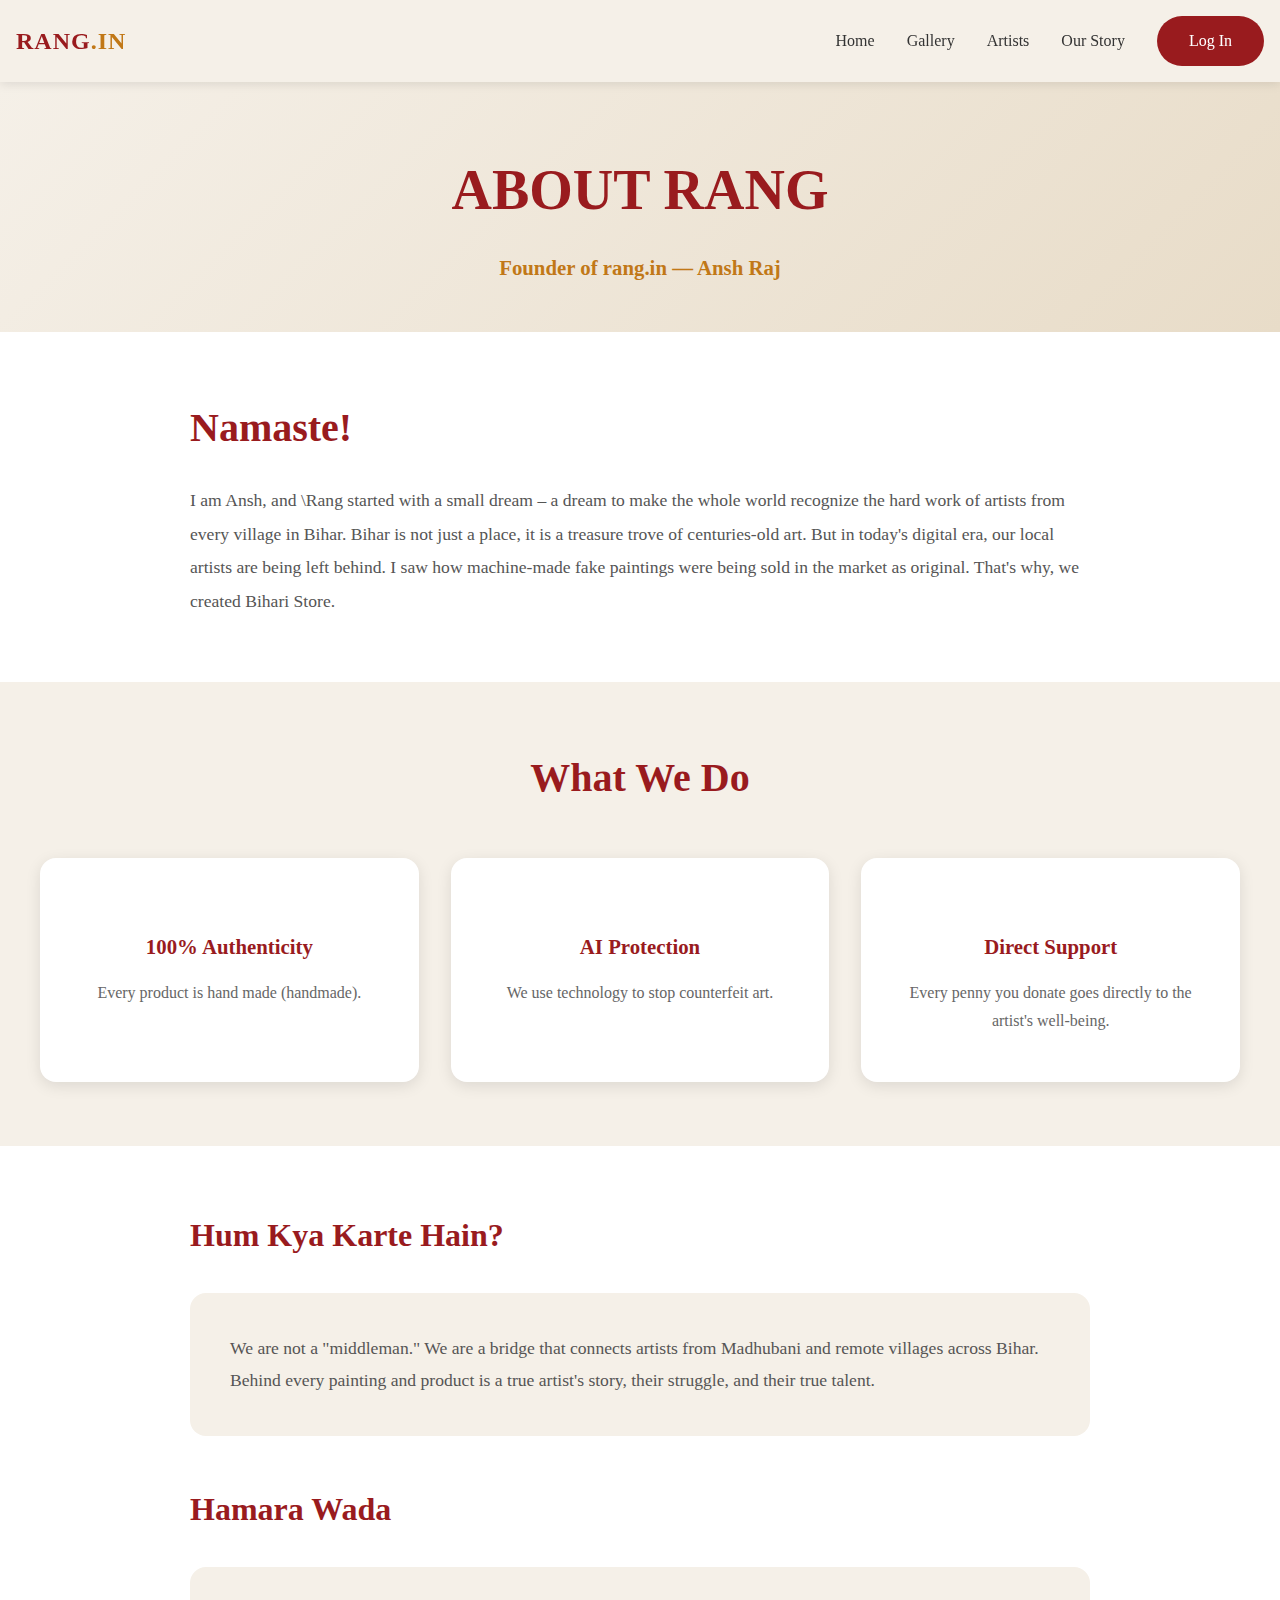
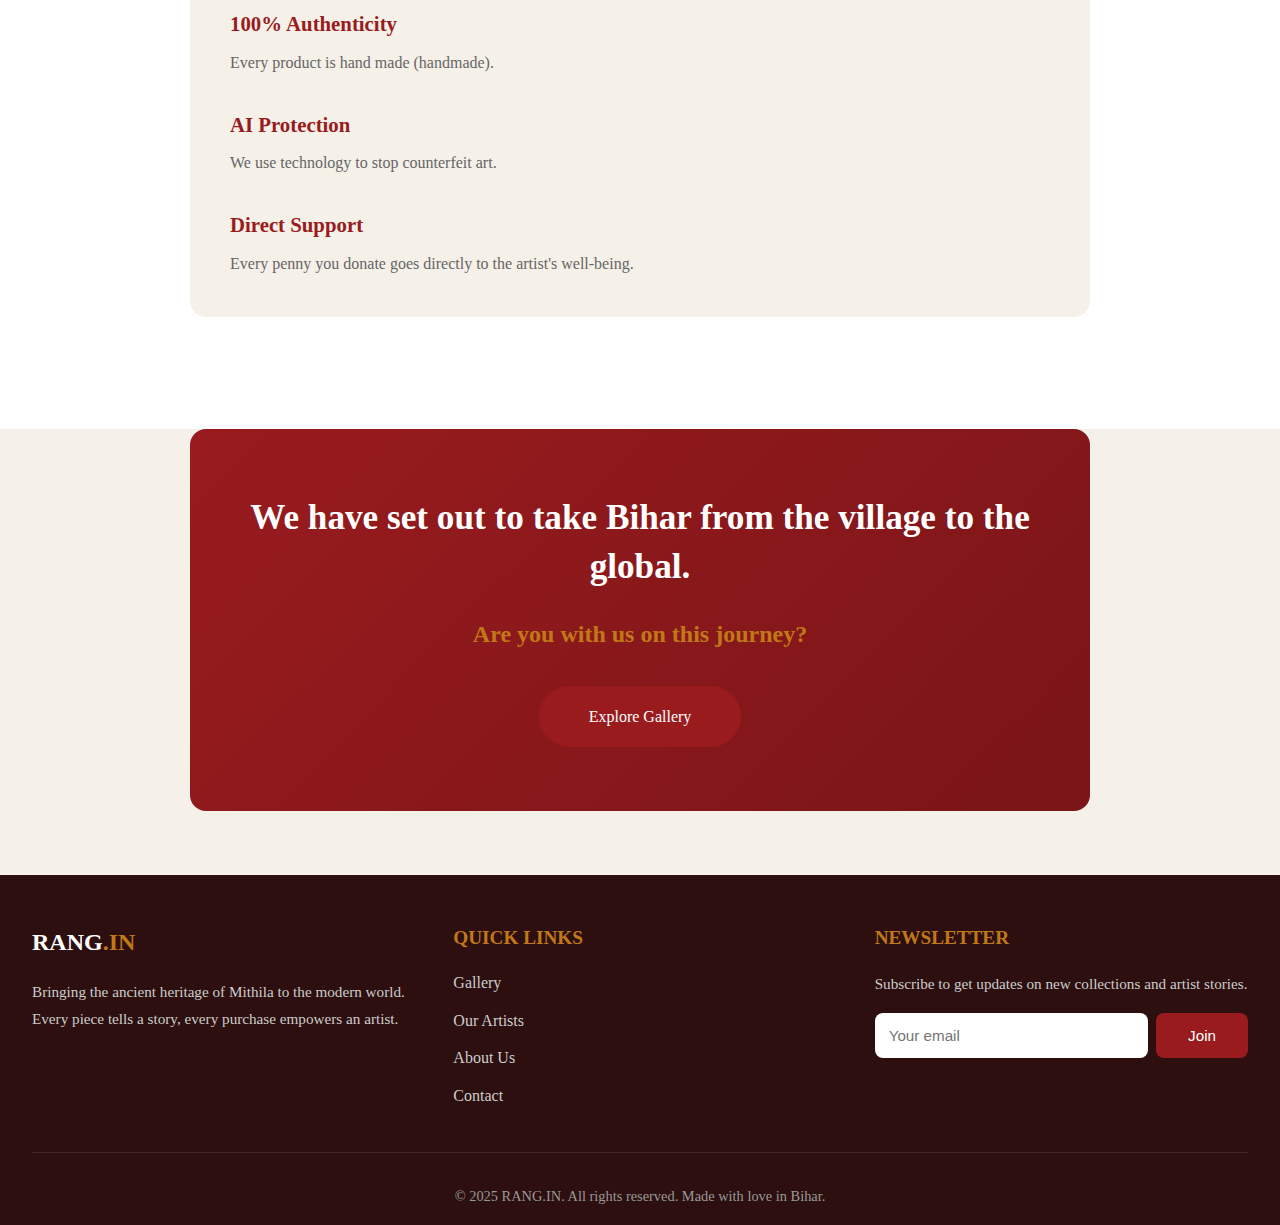
<file: RANG/about.html>
<!DOCTYPE html>
<html lang="en">
<head>
  <meta charset="UTF-8">
  <meta name="viewport" content="width=device-width, initial-scale=1.0">
  <title>About Us - RANG.IN</title>
  <link rel="stylesheet" href="css/style.css">
  <link rel="stylesheet" href="css/about.css">
</head>
<body>
  
  <!-- Header & Navigation -->
  <header>
    <div class="header-container">
      <h1 class="logo">RANG<span>.IN</span></h1>
      
      <button class="menu-toggle" id="menuToggle">☰</button>
      
      <nav class="nav-links" id="navLinks">
        <a href="index.html">Home</a>
        <a href="gallery.html">Gallery</a>
        <a href="artists.html">Artists</a>
        <a href="our-story.html">Our Story</a>
        <a href="login.html" class="login-btn">Log In</a>
      </nav>
    </div>
  </header>

  <!-- About Hero -->
  <section class="about-hero">
    <h1 class="about-title">ABOUT RANG</h1>
    <p class="about-subtitle">Founder of rang.in — Ansh Raj</p>
  </section>

  <!-- Founder Section -->
  <section class="founder-section">
    <div class="founder-content">
      <div class="founder-text">
        <h2>Namaste!</h2>
        <p>I am Ansh, and \Rang started with a small dream – a dream to make the whole world recognize the hard work of artists from every village in Bihar. Bihar is not just a place, it is a treasure trove of centuries-old art. But in today's digital era, our local artists are being left behind. I saw how machine-made fake paintings were being sold in the market as original. That's why, we created Bihari Store.</p>
      </div>
    </div>
  </section>

  <!-- What We Do -->
  <section class="what-we-do">
    <h2 class="section-heading">What We Do</h2>
    <div class="features-grid">
      
      <div class="feature-box">
        <div class="feature-icon"></div>
        <h3>100% Authenticity</h3>
        <p>Every product is hand made (handmade).</p>
      </div>

      <div class="feature-box">
        <div class="feature-icon"></div>
        <h3>AI Protection</h3>
        <p>We use technology to stop counterfeit art.</p>
      </div>

      <div class="feature-box">
        <div class="feature-icon"></div>
        <h3>Direct Support</h3>
        <p>Every penny you donate goes directly to the artist's well-being.</p>
      </div>

    </div>
  </section>

  <!-- Our Promise -->
  <section class="our-promise">
    <div class="promise-container">
      <h2>Hum Kya Karte Hain?</h2>
      <div class="promise-box">
        <p>We are not a "middleman." We are a bridge that connects artists from Madhubani and remote villages across Bihar. Behind every painting and product is a true artist's story, their struggle, and their true talent.</p>
      </div>

      <h2>Hamara Wada</h2>
      <div class="promise-box">
        <div class="promise-item">
          <h3>100% Authenticity</h3>
          <p>Every product is hand made (handmade).</p>
        </div>
        <div class="promise-item">
          <h3>AI Protection</h3>
          <p>We use technology to stop counterfeit art.</p>
        </div>
        <div class="promise-item">
          <h3>Direct Support</h3>
          <p>Every penny you donate goes directly to the artist's well-being.</p>
        </div>
      </div>
    </div>
  </section>

  <!-- Mission Statement -->
  <section class="mission-statement">
    <div class="mission-box">
      <h2>We have set out to take Bihar from the village to the global.</h2>
      <p class="mission-question">Are you with us on this journey?</p>
      <a href="gallery.html" class="btn btn-primary">Explore Gallery</a>
    </div>
  </section>

  <!-- Footer -->
  <footer>
    <div class="footer-content">
      <div class="footer-section">
        <h3 class="footer-logo">RANG<span>.IN</span></h3>
        <p>Bringing the ancient heritage of Mithila to the modern world. Every piece tells a story, every purchase empowers an artist.</p>
      </div>
      
      <div class="footer-section">
        <h4>QUICK LINKS</h4>
        <ul class="footer-links">
          <li><a href="gallery.html">Gallery</a></li>
          <li><a href="artists.html">Our Artists</a></li>
          <li><a href="about.html">About Us</a></li>
          <li><a href="contact.html">Contact</a></li>
        </ul>
      </div>
      
      <div class="footer-section">
        <h4>NEWSLETTER</h4>
        <p>Subscribe to get updates on new collections and artist stories.</p>
        <form class="newsletter-form">
          <input type="email" placeholder="Your email" required>
          <button type="submit" class="btn-join">Join</button>
        </form>
      </div>
    </div>
    
    <div class="footer-bottom">
      <p>© 2025 RANG.IN. All rights reserved. Made with love in Bihar.</p>
    </div>
  </footer>

  <script src="js/index.js"></script>
  <script src="js/about.js"></script>
</body>
</html>
</file>
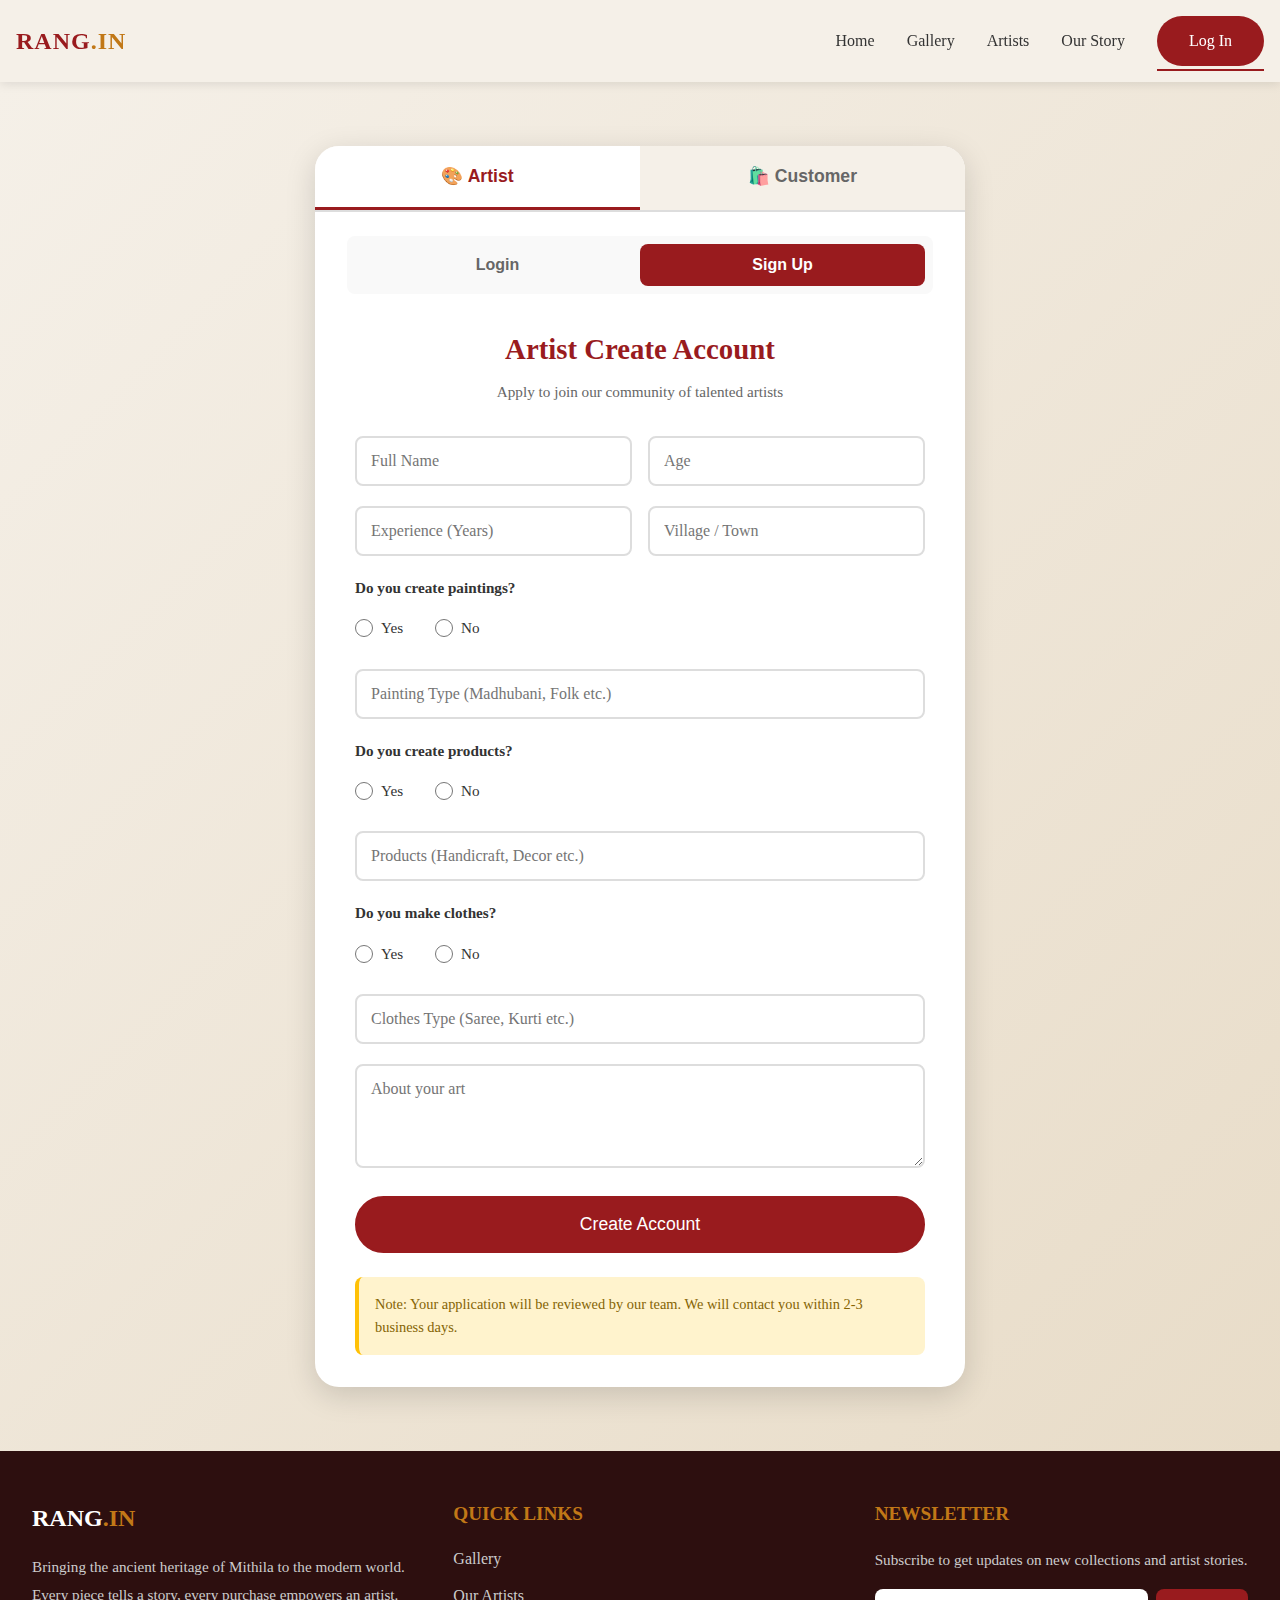
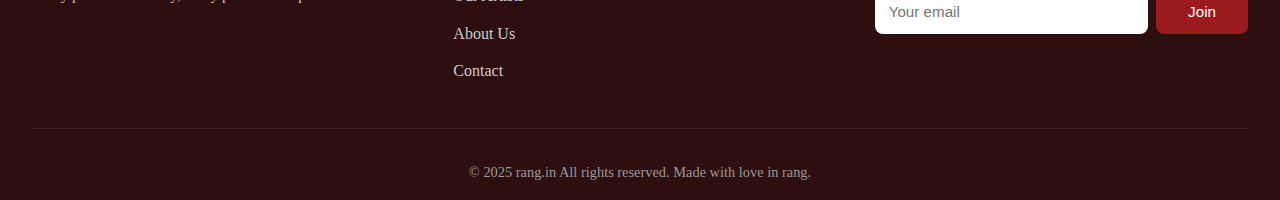
<file: RANG/artist-dashboard.html>
<!DOCTYPE html>
<html lang="en">
<head>
  <meta charset="UTF-8">
  <meta name="viewport" content="width=device-width, initial-scale=1.0">
  <title>Artist Dashboard - RANG.IN</title>
  <link rel="stylesheet" href="css/artist-dashboard.css">
  <link rel="stylesheet" href="https://cdnjs.cloudflare.com/ajax/libs/font-awesome/6.4.0/css/all.min.css">
</head>
<body>

  <!-- Sidebar Navigation -->
  <aside class="sidebar" id="sidebar">
    <div class="sidebar-header">
      <div class="profile-section">
        <div class="profile-avatar" id="profileAvatar">
          <i class="fas fa-user"></i>
        </div>
        <h3 class="profile-name" id="profileName">Loading...</h3>
        <p class="profile-type">Folk Art Creator</p>
      </div>
    </div>

    <nav class="sidebar-nav">
      <a href="#" class="nav-item active" data-section="home">
        <i class="fas fa-home"></i>
        <span>Home Feed</span>
      </a>
      <a href="#" class="nav-item" data-section="upload-photo">
        <i class="fas fa-image"></i>
        <span>Upload Photo</span>
      </a>
      <a href="#" class="nav-item" data-section="upload-video">
        <i class="fas fa-video"></i>
        <span>Upload Video</span>
      </a>
      <a href="#" class="nav-item" data-section="go-live">
        <i class="fas fa-broadcast-tower"></i>
        <span>Go Live</span>
      </a>
      <a href="#" class="nav-item" data-section="my-profile">
        <i class="fas fa-user-circle"></i>
        <span>My Profile</span>
      </a>
      <a href="#" class="nav-item" data-section="explore-artists">
        <i class="fas fa-search"></i>
        <span>Explore Artists</span>
      </a>
      <a href="#" class="nav-item" data-section="chat">
        <i class="fas fa-comments"></i>
        <span>Chat</span>
        <span class="notification-badge">3</span>
      </a>
      <a href="#" class="nav-item" data-section="notifications">
        <i class="fas fa-bell"></i>
        <span>Notifications</span>
        <span class="notification-badge">12</span>
      </a>
      <a href="#" class="nav-item" data-section="settings">
        <i class="fas fa-cog"></i>
        <span>Settings</span>
      </a>
      <a href="#" class="nav-item logout-btn" id="logoutBtn">
        <i class="fas fa-sign-out-alt"></i>
        <span>Logout</span>
      </a>
    </nav>
  </aside>

  <!-- Mobile Header -->
  <header class="mobile-header">
    <button class="menu-toggle" id="menuToggle">
      <i class="fas fa-bars"></i>
    </button>
    <h1 class="logo">RANG<span>.IN</span></h1>
    <button class="notification-btn">
      <i class="fas fa-bell"></i>
      <span class="badge">12</span>
    </button>
  </header>

  <!-- Main Content Area -->
  <main class="main-content">
    
    <!-- HOME FEED SECTION -->
    <section class="content-section active" id="home">
      <div class="section-header">
        <h2>Home Feed</h2>
        <p>Discover art from Bihar's talented artists</p>
      </div>

      <!-- Create Post -->
      <div class="create-post-card">
        <div class="post-input-area">
          <div class="avatar-small">
            <i class="fas fa-user"></i>
          </div>
          <button class="post-input-btn" id="openCreatePost">
            What's on your mind? Share your art...
          </button>
        </div>
        <div class="post-actions">
          <button class="post-action-btn" data-type="photo">
            <i class="fas fa-image"></i> Photo
          </button>
          <button class="post-action-btn" data-type="video">
            <i class="fas fa-video"></i> Video
          </button>
          <button class="post-action-btn" data-type="live">
            <i class="fas fa-broadcast-tower"></i> Go Live
          </button>
        </div>
      </div>

      <!-- Feed Posts Container -->
      <div class="feed-container" id="feedContainer">
        
        <!-- Demo Post 1 -->
        <article class="post-card">
          <div class="post-header">
            <div class="post-author">
              <div class="author-avatar">
                <i class="fas fa-palette"></i>
              </div>
              <div class="author-info">
                <h4>Sita Devi</h4>
                <p>Madhubani Artist | Bihar</p>
                <span class="post-time">2 hours ago</span>
              </div>
            </div>
            <button class="post-menu-btn">
              <i class="fas fa-ellipsis-v"></i>
            </button>
          </div>

          <div class="post-content">
            <p class="post-text">Just completed this beautiful Madhubani painting! 🎨✨ What do you think?</p>
            <div class="post-image">
              <img src="https://images.unsplash.com/photo-1578926078829-d60a2a0d5e87?w=800" alt="Madhubani Painting">
            </div>
          </div>

          <div class="post-stats">
            <span><i class="fas fa-heart"></i> 234 likes</span>
            <span><i class="fas fa-comment"></i> 45 comments</span>
            <span><i class="fas fa-share"></i> 12 shares</span>
          </div>

          <div class="post-actions-bar">
            <button class="action-btn like-btn">
              <i class="far fa-heart"></i> Like
            </button>
            <button class="action-btn comment-btn">
              <i class="far fa-comment"></i> Comment
            </button>
            <button class="action-btn share-btn">
              <i class="fas fa-share"></i> Share
            </button>
            <button class="action-btn save-btn">
              <i class="far fa-bookmark"></i> Save
            </button>
          </div>

          <div class="comments-section">
            <div class="comment">
              <div class="comment-avatar">
                <i class="fas fa-user"></i>
              </div>
              <div class="comment-content">
                <h5>Ramesh Kumar</h5>
                <p>Beautiful work! The colors are amazing! </p>
              </div>
            </div>
          </div>

          <div class="add-comment">
            <div class="avatar-small">
              <i class="fas fa-user"></i>
            </div>
            <input type="text" placeholder="Write a comment...">
            <button><i class="fas fa-paper-plane"></i></button>
          </div>
        </article>

        <!-- Demo Post 2 -->
        <article class="post-card">
          <div class="post-header">
            <div class="post-author">
              <div class="author-avatar">
                <i class="fas fa-paint-brush"></i>
              </div>
              <div class="author-info">
                <h4>Mohan Artist</h4>
                <p>Handicraft Creator | Patna</p>
                <span class="post-time">5 hours ago</span>
              </div>
            </div>
            <button class="post-menu-btn">
              <i class="fas fa-ellipsis-v"></i>
            </button>
          </div>

          <div class="post-content">
            <p class="post-text">New handcrafted decorative piece ready! Perfect for home decor 🏡</p>
            <div class="post-image">
              <img src="https://images.unsplash.com/photo-1513519245088-0e12902e35ca?w=800" alt="Handcraft">
            </div>
            <div class="product-tag">
              <i class="fas fa-tag"></i>
              <span>Available for Purchase - ₹1,200</span>
            </div>
          </div>

          <div class="post-stats">
            <span><i class="fas fa-heart"></i> 189 likes</span>
            <span><i class="fas fa-comment"></i> 23 comments</span>
            <span><i class="fas fa-shopping-cart"></i> 8 interested</span>
          </div>

          <div class="post-actions-bar">
            <button class="action-btn like-btn">
              <i class="far fa-heart"></i> Like
            </button>
            <button class="action-btn comment-btn">
              <i class="far fa-comment"></i> Comment
            </button>
            <button class="action-btn share-btn">
              <i class="fas fa-share"></i> Share
            </button>
            <button class="action-btn buy-btn">
              <i class="fas fa-shopping-cart"></i> Buy Now
            </button>
          </div>
        </article>

      </div>
    </section>

    <!-- UPLOAD PHOTO SECTION -->
    <section class="content-section" id="upload-photo">
      <div class="section-header">
        <h2>📸 Upload Photo</h2>
        <p>Share your artwork with the community</p>
      </div>

      <div class="upload-container">
        <div class="upload-area" id="photoUploadArea">
          <i class="fas fa-cloud-upload"></i>
          <h3>Drag & Drop Photos Here</h3>
          <p>or click to browse</p>
          <input type="file" id="photoInput" accept="image/*" multiple hidden>
        </div>

        <div class="upload-preview" id="photoPreview" style="display: none;">
          <img id="previewImage" alt="Preview">
          <button class="remove-preview" id="removePhoto">
            <i class="fas fa-times"></i>
          </button>
        </div>

        <div class="upload-form">
          <textarea placeholder="Write a caption for your photo..." rows="4" id="photoCaption"></textarea>
          
          <div class="form-row">
            <label>
              <input type="checkbox" id="photoForSale">
              <span>Available for Sale</span>
            </label>
          </div>

          <div class="price-input" id="photoPriceInput" style="display: none;">
            <input type="number" placeholder="Price (₹)" id="photoPrice">
          </div>

          <div class="form-row">
            <input type="text" placeholder="Add tags (e.g., Madhubani, Folk Art)" id="photoTags">
          </div>

          <button class="btn btn-primary" id="uploadPhotoBtn">
            <i class="fas fa-upload"></i> Upload Photo
          </button>
        </div>
      </div>
    </section>

    <!-- UPLOAD VIDEO SECTION -->
    <section class="content-section" id="upload-video">
      <div class="section-header">
        <h2> Upload Video</h2>
        <p>Share your creative process</p>
      </div>

      <div class="upload-container">
        <div class="upload-area" id="videoUploadArea">
          <i class="fas fa-video"></i>
          <h3>Upload Video</h3>
          <p>MP4, AVI, MOV (Max 100MB)</p>
          <input type="file" id="videoInput" accept="video/*" hidden>
        </div>

        <div class="upload-preview video-preview" id="videoPreview" style="display: none;">
          <video id="previewVideo" controls></video>
          <button class="remove-preview" id="removeVideo">
            <i class="fas fa-times"></i>
          </button>
        </div>

        <div class="upload-form">
          <textarea placeholder="Write a description..." rows="4" id="videoCaption"></textarea>
          
          <div class="form-row">
            <input type="text" placeholder="Add tags" id="videoTags">
          </div>

          <button class="btn btn-primary" id="uploadVideoBtn">
            <i class="fas fa-upload"></i> Upload Video
          </button>
        </div>
      </div>
    </section>

    <!-- GO LIVE SECTION -->
    <section class="content-section" id="go-live">
      <div class="section-header">
        <h2> Go Live</h2>
        <p>Connect with your audience in real-time</p>
      </div>

      <div class="live-container">
        <div class="live-preview">
          <div class="camera-preview">
            <i class="fas fa-camera"></i>
            <p>Camera Preview</p>
          </div>
        </div>

        <div class="live-settings">
          <h3>Live Stream Settings</h3>
          
          <div class="form-group">
            <label>Stream Title</label>
            <input type="text" placeholder="e.g., Creating Madhubani Art Live" id="liveTitle">
          </div>

          <div class="form-group">
            <label>Description</label>
            <textarea placeholder="Tell viewers what you'll be doing..." rows="3" id="liveDescription"></textarea>
          </div>

          <div class="form-group">
            <label>Privacy</label>
            <select id="livePrivacy">
              <option value="public">Public</option>
              <option value="followers">Followers Only</option>
            </select>
          </div>

          <button class="btn btn-primary btn-live">
            <i class="fas fa-broadcast-tower"></i> Start Live Stream
          </button>
        </div>
      </div>
    </section>

    <!-- MY PROFILE SECTION -->
    <section class="content-section" id="my-profile">
      <div class="section-header">
        <h2> My Profile</h2>
        <p>Manage your artist profile</p>
      </div>

      <div class="profile-container">
        <div class="profile-cover">
          <button class="edit-cover-btn">
            <i class="fas fa-camera"></i> Change Cover
          </button>
        </div>

        <div class="profile-info-section">
          <div class="profile-main">
            <div class="profile-avatar-large">
              <i class="fas fa-user"></i>
              <button class="edit-avatar-btn">
                <i class="fas fa-camera"></i>
              </button>
            </div>
            <div class="profile-details">
              <h2 id="profileDisplayName">Loading...</h2>
              <p>Folk Art Creator | Bihar</p>
              <div class="profile-stats">
                <div class="stat">
                  <strong>234</strong>
                  <span>Posts</span>
                </div>
                <div class="stat">
                  <strong>1.2K</strong>
                  <span>Followers</span>
                </div>
                <div class="stat">
                  <strong>456</strong>
                  <span>Following</span>
                </div>
              </div>
            </div>
          </div>

          <div class="profile-actions">
            <button class="btn btn-secondary">
              <i class="fas fa-edit"></i> Edit Profile
            </button>
            <button class="btn btn-secondary">
              <i class="fas fa-share-alt"></i> Share Profile
            </button>
          </div>
        </div>

        <div class="profile-tabs">
          <button class="tab-btn active">
            <i class="fas fa-th"></i> Posts
          </button>
          <button class="tab-btn">
            <i class="fas fa-bookmark"></i> Saved
          </button>
          <button class="tab-btn">
            <i class="fas fa-heart"></i> Liked
          </button>
        </div>

        <div class="profile-gallery">
          <div class="gallery-grid" id="myPostsGallery">
            <div class="gallery-item">
              <img src="https://images.unsplash.com/photo-1578926078829-d60a2a0d5e87?w=400" alt="Art">
              <div class="gallery-overlay">
                <span><i class="fas fa-heart"></i> 234</span>
                <span><i class="fas fa-comment"></i> 45</span>
              </div>
            </div>
            <div class="gallery-item">
              <img src="https://images.unsplash.com/photo-1513519245088-0e12902e35ca?w=400" alt="Art">
              <div class="gallery-overlay">
                <span><i class="fas fa-heart"></i> 189</span>
                <span><i class="fas fa-comment"></i> 23</span>
              </div>
            </div>
          </div>
        </div>
      </div>
    </section>

    <!-- EXPLORE ARTISTS SECTION -->
    <section class="content-section" id="explore-artists">
      <div class="section-header">
        <h2> Explore Artists</h2>
        <p>Discover and connect with other artists</p>
      </div>

      <div class="search-bar">
        <i class="fas fa-search"></i>
        <input type="text" placeholder="Search artists by name, art type, location...">
      </div>

      <div class="artists-grid">
        
        <div class="artist-card">
          <div class="artist-card-header">
            <div class="artist-avatar">
              <i class="fas fa-palette"></i>
            </div>
          </div>
          <div class="artist-card-body">
            <h3>Sita Devi</h3>
            <p>Madhubani Artist</p>
            <span class="location"><i class="fas fa-map-marker-alt"></i> Darbhanga, Bihar</span>
            <div class="artist-stats">
              <span>234 Posts</span>
              <span>1.2K Followers</span>
            </div>
            <button class="btn btn-primary btn-follow">
              <i class="fas fa-user-plus"></i> Follow
            </button>
            <button class="btn btn-secondary">
              <i class="fas fa-comment"></i> Message
            </button>
          </div>
        </div>

        <div class="artist-card">
          <div class="artist-card-header">
            <div class="artist-avatar">
              <i class="fas fa-paint-brush"></i>
            </div>
          </div>
          <div class="artist-card-body">
            <h3>Mohan Artist</h3>
            <p>Handicraft Creator</p>
            <span class="location"><i class="fas fa-map-marker-alt"></i> Patna, Bihar</span>
            <div class="artist-stats">
              <span>156 Posts</span>
              <span>890 Followers</span>
            </div>
            <button class="btn btn-primary btn-follow">
              <i class="fas fa-user-plus"></i> Follow
            </button>
            <button class="btn btn-secondary">
              <i class="fas fa-comment"></i> Message
            </button>
          </div>
        </div>

      </div>
    </section>

    <!-- CHAT SECTION -->
    <section class="content-section" id="chat">
      <div class="section-header">
        <h2> Messages</h2>
        <p>Connect with artists and customers</p>
      </div>

      <div class="chat-container">
        <div class="chat-sidebar">
          <div class="chat-search">
            <i class="fas fa-search"></i>
            <input type="text" placeholder="Search conversations...">
          </div>

          <div class="chat-list">
            <div class="chat-item active">
              <div class="chat-avatar">
                <i class="fas fa-user"></i>
              </div>
              <div class="chat-info">
                <h4>Ramesh Kumar</h4>
                <p>Beautiful work! </p>
              </div>
              <span class="chat-time">2m</span>
            </div>

            <div class="chat-item">
              <div class="chat-avatar">
                <i class="fas fa-user"></i>
              </div>
              <div class="chat-info">
                <h4>Sita Devi</h4>
                <p>Can you teach me this style?</p>
              </div>
              <span class="chat-time">1h</span>
            </div>
          </div>
        </div>

        <div class="chat-main">
          <div class="chat-header">
            <div class="chat-user">
              <div class="chat-avatar">
                <i class="fas fa-user"></i>
              </div>
              <div>
                <h4>Ramesh Kumar</h4>
                <span>Active now</span>
              </div>
            </div>
            <button class="chat-options">
              <i class="fas fa-ellipsis-v"></i>
            </button>
          </div>

          <div class="chat-messages" id="chatMessages">
            <div class="message received">
              <div class="message-avatar">
                <i class="fas fa-user"></i>
              </div>
              <div class="message-content">
                <p>Hi! I loved your recent Madhubani painting!</p>
                <span class="message-time">10:30 AM</span>
              </div>
            </div>

            <div class="message sent">
              <div class="message-content">
                <p>Thank you so much! I'm glad you liked it </p>
                <span class="message-time">10:32 AM</span>
              </div>
            </div>
          </div>

          <div class="chat-input">
            <button class="chat-action-btn">
              <i class="fas fa-paperclip"></i>
            </button>
            <input type="text" placeholder="Type a message...">
            <button class="chat-action-btn">
              <i class="fas fa-smile"></i>
            </button>
            <button class="btn btn-primary btn-send">
              <i class="fas fa-paper-plane"></i>
            </button>
          </div>
        </div>
      </div>
    </section>

    <!-- NOTIFICATIONS SECTION -->
    <section class="content-section" id="notifications">
      <div class="section-header">
        <h2> Notifications</h2>
        <p>Stay updated with your activity</p>
      </div>

      <div class="notifications-list">
        <div class="notification-item unread">
          <div class="notification-icon like">
            <i class="fas fa-heart"></i>
          </div>
          <div class="notification-content">
            <p><strong>Ramesh Kumar</strong> liked your photo</p>
            <span>2 minutes ago</span>
          </div>
        </div>

        <div class="notification-item unread">
          <div class="notification-icon comment">
            <i class="fas fa-comment"></i>
          </div>
          <div class="notification-content">
            <p><strong>Sita Devi</strong> commented: "Beautiful work!"</p>
            <span>15 minutes ago</span>
          </div>
        </div>

        <div class="notification-item">
          <div class="notification-icon follow">
            <i class="fas fa-user-plus"></i>
          </div>
          <div class="notification-content">
            <p><strong>Anjali Folk Art</strong> started following you</p>
            <span>1 hour ago</span>
          </div>
        </div>
      </div>
    </section>

    <!-- SETTINGS SECTION -->
    <section class="content-section" id="settings">
      <div class="section-header">
        <h2> Settings</h2>
        <p>Manage your account preferences</p>
      </div>

      <div class="settings-container">
        <div class="settings-group">
          <h3>Account Settings</h3>
          <div class="setting-item">
            <label>Username</label>
            <input type="text" id="settingsUsername" value="" readonly>
          </div>
          <div class="setting-item">
            <label>Full Name</label>
            <input type="text" id="settingsFullname" value="">
          </div>
          <div class="setting-item">
            <label>Bio</label>
            <textarea rows="3" id="settingsBio">Folk artist from Bihar...</textarea>
          </div>
          <button class="btn btn-primary">Save Changes</button>
        </div>

        <div class="settings-group">
          <h3>Privacy Settings</h3>
          <div class="setting-item">
            <label class="switch-label">
              <span>Public Profile</span>
              <label class="switch">
                <input type="checkbox" checked>
                <span class="slider"></span>
              </label>
            </label>
          </div>
        </div>
      </div>
    </section>

  </main>

  <script src="js/artist-dashboard.js"></script>
</body>
</html>
</file>
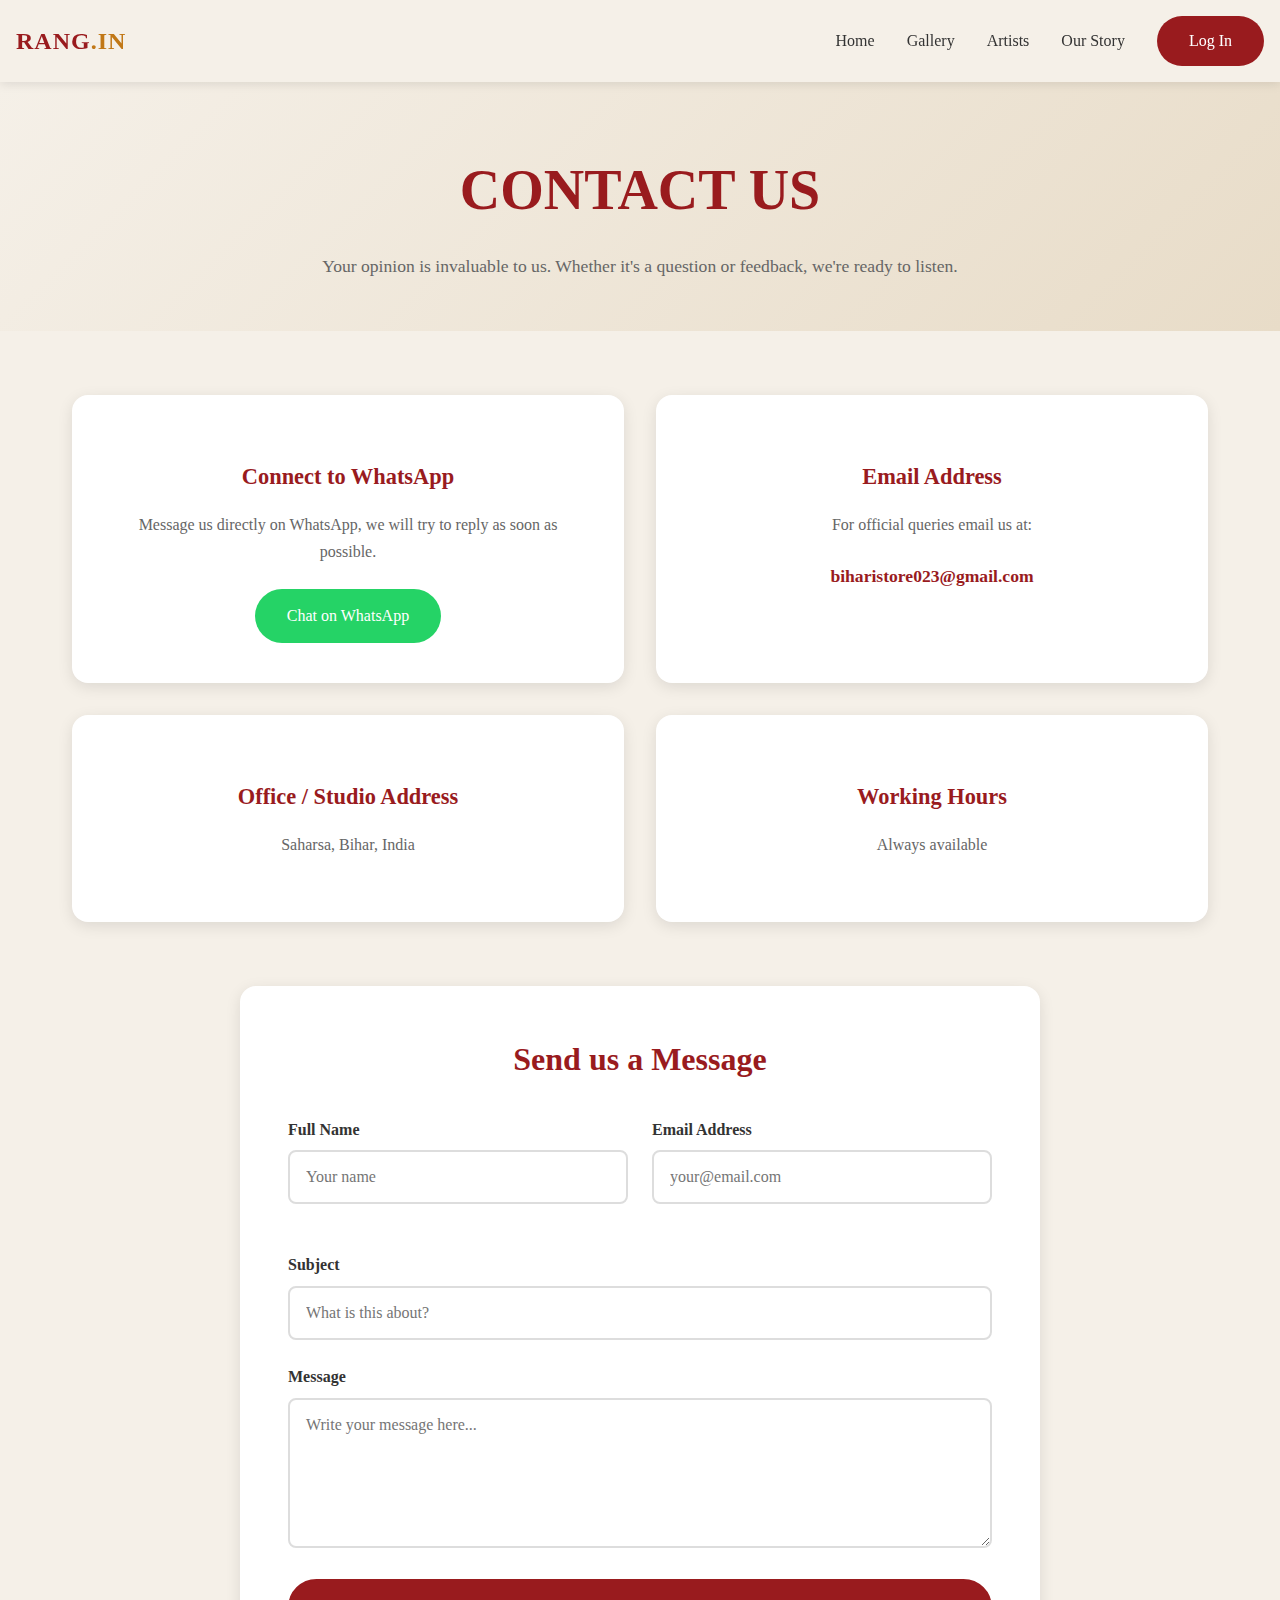
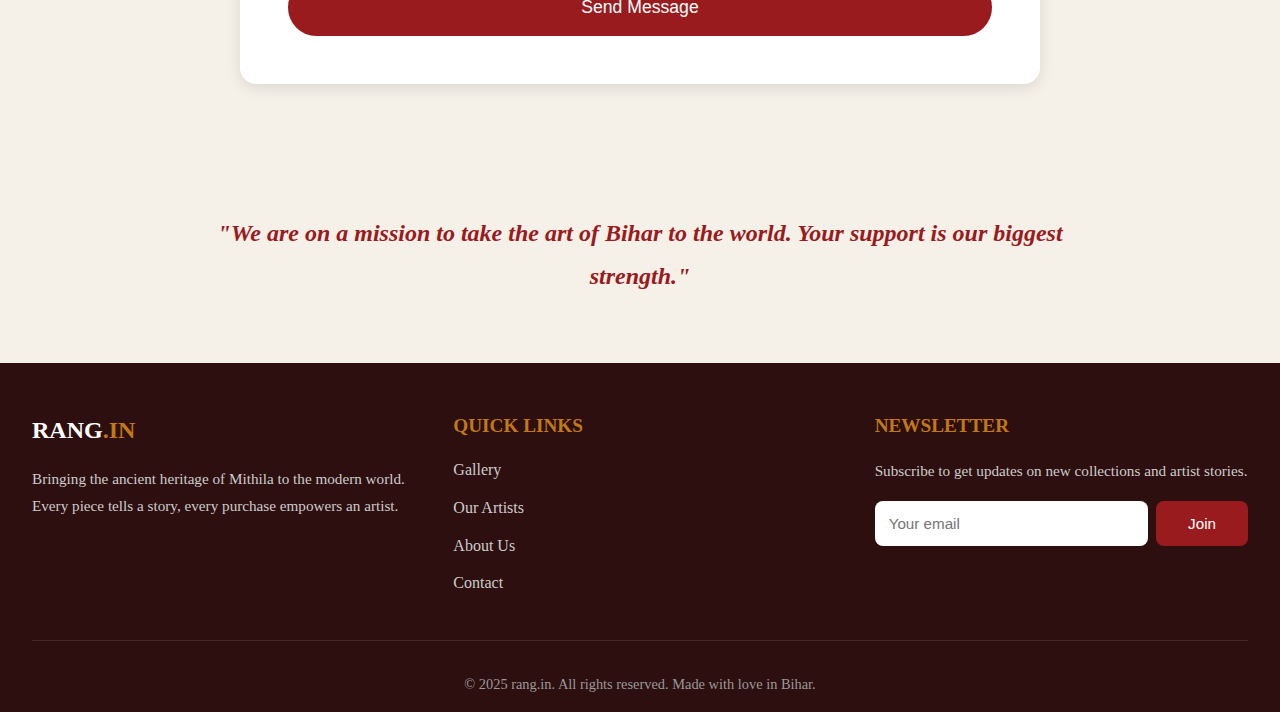
<file: RANG/contact.html>
<!DOCTYPE html>
<html lang="en">
<head>
  <meta charset="UTF-8">
  <meta name="viewport" content="width=device-width, initial-scale=1.0">
  <title>Contact Us - RANG.IN</title>
  <link rel="stylesheet" href="css/style.css">
  <link rel="stylesheet" href="css/contact.css">
</head>
<body>
  
  <!-- Header & Navigation -->
  <header>
    <div class="header-container">
      <h1 class="logo">RANG<span>.IN</span></h1>
      
      <button class="menu-toggle" id="menuToggle">☰</button>
      
      <nav class="nav-links" id="navLinks">
        <a href="index.html">Home</a>
        <a href="gallery.html">Gallery</a>
        <a href="artists.html">Artists</a>
        <a href="our-story.html">Our Story</a>
        <a href="login.html" class="login-btn">Log In</a>
      </nav>
    </div>
  </header>

  <!-- Contact Hero -->
  <section class="contact-hero">
    <h1 class="contact-title">CONTACT US</h1>
    <p class="contact-subtitle">Your opinion is invaluable to us. Whether it's a question or feedback, we're ready to listen.</p>
  </section>

  <!-- Contact Content -->
  <section class="contact-content">
    
    <div class="contact-grid">
      
      <!-- WhatsApp -->
      <div class="contact-card">
        <div class="contact-icon"></div>
        <h3>Connect to WhatsApp</h3>
        <p>Message us directly on WhatsApp, we will try to reply as soon as possible.</p>
        <a href="https://wa.me/919876543210" target="_blank" class="btn-contact">Chat on WhatsApp</a>
      </div>

      <!-- Email -->
      <div class="contact-card">
        <div class="contact-icon"></div>
        <h3>Email Address</h3>
        <p>For official queries email us at:</p>
        <a href="mailto:biharistore023@gmail.com" class="contact-link">biharistore023@gmail.com</a>
      </div>

      <!-- Office Address -->
      <div class="contact-card">
        <div class="contact-icon"></div>
        <h3>Office / Studio Address</h3>
        <p>Saharsa, Bihar, India</p>
      </div>

      <!-- Working Hours -->
      <div class="contact-card">
        <div class="contact-icon"></div>
        <h3>Working Hours</h3>
        <p>Always available</p>
      </div>

    </div>

    <!-- Contact Form -->
    <div class="contact-form-section">
      <h2>Send us a Message</h2>
      <form class="contact-form" id="contactForm">
        
        <div class="form-row">
          <div class="form-group">
            <label for="name">Full Name</label>
            <input type="text" id="name" name="name" placeholder="Your name" required>
          </div>
          
          <div class="form-group">
            <label for="email">Email Address</label>
            <input type="email" id="email" name="email" placeholder="your@email.com" required>
          </div>
        </div>

        <div class="form-group">
          <label for="subject">Subject</label>
          <input type="text" id="subject" name="subject" placeholder="What is this about?" required>
        </div>

        <div class="form-group">
          <label for="message">Message</label>
          <textarea id="message" name="message" rows="6" placeholder="Write your message here..." required></textarea>
        </div>

        <button type="submit" class="btn btn-primary">Send Message</button>
      </form>
    </div>

  </section>

  <!-- Mission Quote -->
  <section class="mission-quote">
    <div class="quote-box">
      <p>"We are on a mission to take the art of Bihar to the world. Your support is our biggest strength."</p>
    </div>
  </section>

  <!-- Footer -->
  <footer>
    <div class="footer-content">
      <div class="footer-section">
        <h3 class="footer-logo">RANG<span>.IN</span></h3>
        <p>Bringing the ancient heritage of Mithila to the modern world. Every piece tells a story, every purchase empowers an artist.</p>
      </div>
      
      <div class="footer-section">
        <h4>QUICK LINKS</h4>
        <ul class="footer-links">
          <li><a href="gallery.html">Gallery</a></li>
          <li><a href="artists.html">Our Artists</a></li>
          <li><a href="about.html">About Us</a></li>
          <li><a href="contact.html">Contact</a></li>
        </ul>
      </div>
      
      <div class="footer-section">
        <h4>NEWSLETTER</h4>
        <p>Subscribe to get updates on new collections and artist stories.</p>
        <form class="newsletter-form">
          <input type="email" placeholder="Your email" required>
          <button type="submit" class="btn-join">Join</button>
        </form>
      </div>
    </div>
    
    <div class="footer-bottom">
      <p>© 2025 rang.in. All rights reserved. Made with love in Bihar.</p>
    </div>
  </footer>

  <script src="js/index.js"></script>
  <script src="js/contact.js"></script>
</body>
</html>
</file>
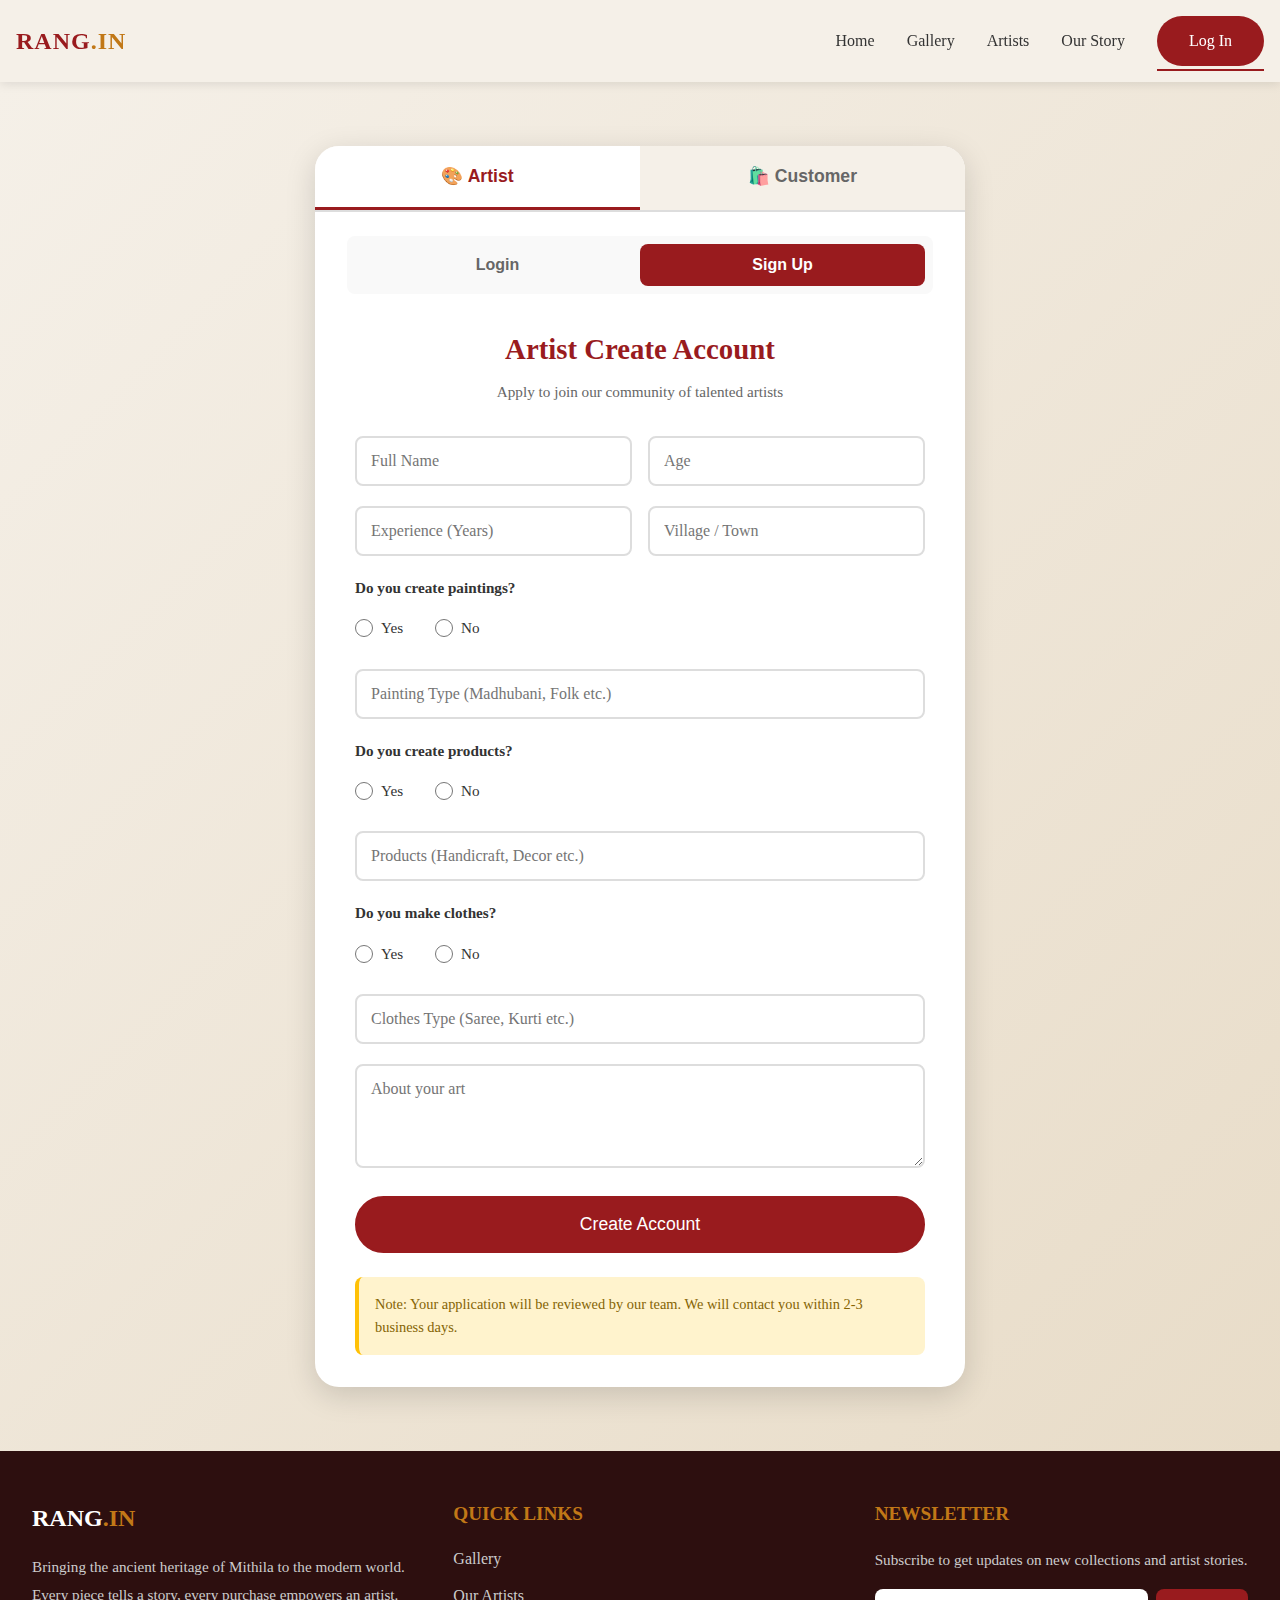
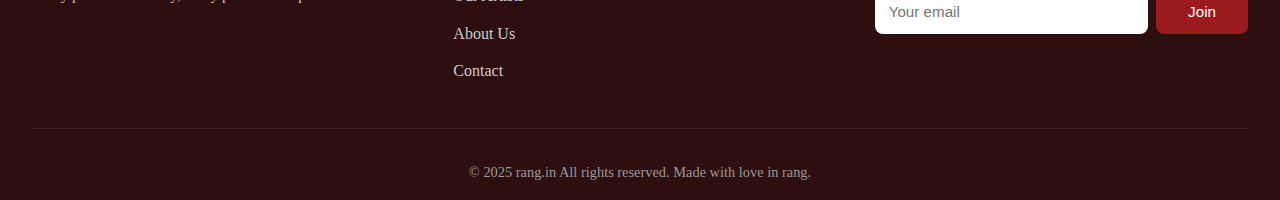
<file: RANG/login.html>
<!DOCTYPE html>
<html lang="en">
<head>
  <meta charset="UTF-8">
  <meta name="viewport" content="width=device-width, initial-scale=1.0">
  <title>Login - RANG.IN</title>
  <link rel="stylesheet" href="css/style.css">
  <link rel="stylesheet" href="css/login.css">
</head>
<body>
  
  <!-- Header & Navigation -->
  <header>
    <div class="header-container">
      <h1 class="logo">RANG<span>.IN</span></h1>
      
      <button class="menu-toggle" id="menuToggle">☰</button>
      
      <nav class="nav-links" id="navLinks">
        <a href="index.html">Home</a>
        <a href="gallery.html">Gallery</a>
        <a href="artists.html">Artists</a>
        <a href="our-story.html">Our Story</a>
        <a href="login.html" class="login-btn active">Log In</a>
      </nav>
    </div>
  </header>

  <!-- Login Section -->
  <section class="login-section">
    
    <div class="login-container">
      
      <!-- User Type Selection -->
      <div class="user-type-tabs">
        <button class="tab-btn active" id="artistTab">🎨 Artist</button>
        <button class="tab-btn" id="customerTab">🛍️ Customer</button>
      </div>

      <!-- ARTIST SECTION -->
      <div class="form-wrapper" id="artistWrapper">
        
        <!-- Artist Login/Signup Toggle -->
        <div class="auth-toggle">
          <button class="toggle-btn" id="artistLoginBtn">Login</button>
          <button class="toggle-btn active" id="artistSignupBtn">Sign Up</button>
        </div>

        <!-- Artist Login Form -->
        <div class="form-container" id="artistLoginContainer" style="display: none;">
          
          <div class="form-header">
            <h2>Artist Login</h2>
            <p>Welcome back! Login to your artist account</p>
          </div>

          <form class="signup-form" id="artistLoginForm">
            
            <div class="form-group">
              <input type="text" name="username" placeholder="Username" required>
            </div>

            <div class="form-group">
              <input type="password" name="password" placeholder="Password" required>
            </div>

            <button type="submit" class="btn btn-primary">Login</button>
          </form>

          <p class="form-note">Demo Login - Username: <strong>artist</strong> | Password: <strong>artist123</strong></p>

        </div>

        <!-- Artist Signup Form -->
        <div class="form-container" id="artistSignupContainer">
          
          <div class="form-header">
            <h2>Artist Create Account</h2>
            <p>Apply to join our community of talented artists</p>
          </div>

          <form class="signup-form" id="artistSignupForm">
            
            <div class="form-row">
              <div class="form-group">
                <input type="text" name="fullname" placeholder="Full Name" required>
              </div>
              <div class="form-group">
                <input type="number" name="age" placeholder="Age" required>
              </div>
            </div>

            <div class="form-row">
              <div class="form-group">
                <input type="number" name="experience" placeholder="Experience (Years)" required>
              </div>
              <div class="form-group">
                <input type="text" name="village" placeholder="Village / Town" required>
              </div>
            </div>

            <div class="form-group">
              <label>Do you create paintings?</label>
              <div class="radio-group">
                <label><input type="radio" name="paintings" value="yes"> Yes</label>
                <label><input type="radio" name="paintings" value="no"> No</label>
              </div>
            </div>

            <div class="form-group">
              <input type="text" name="paintingType" placeholder="Painting Type (Madhubani, Folk etc.)">
            </div>

            <div class="form-group">
              <label>Do you create products?</label>
              <div class="radio-group">
                <label><input type="radio" name="products" value="yes"> Yes</label>
                <label><input type="radio" name="products" value="no"> No</label>
              </div>
            </div>

            <div class="form-group">
              <input type="text" name="productType" placeholder="Products (Handicraft, Decor etc.)">
            </div>

            <div class="form-group">
              <label>Do you make clothes?</label>
              <div class="radio-group">
                <label><input type="radio" name="clothes" value="yes"> Yes</label>
                <label><input type="radio" name="clothes" value="no"> No</label>
              </div>
            </div>

            <div class="form-group">
              <input type="text" name="clothesType" placeholder="Clothes Type (Saree, Kurti etc.)">
            </div>

            <div class="form-group">
              <textarea name="about" rows="4" placeholder="About your art" required></textarea>
            </div>

            <button type="submit" class="btn btn-primary">Create Account</button>
          </form>

          <p class="form-note">Note: Your application will be reviewed by our team. We will contact you within 2-3 business days.</p>

        </div>

      </div>

      <!-- CUSTOMER SECTION -->
      <div class="form-wrapper" id="customerWrapper" style="display: none;">
        
        <!-- Customer Login/Signup Toggle -->
        <div class="auth-toggle">
          <button class="toggle-btn" id="customerLoginBtn">Login</button>
          <button class="toggle-btn active" id="customerSignupBtn">Sign Up</button>
        </div>

        <!-- Customer Login Form -->
        <div class="form-container" id="customerLoginContainer" style="display: none;">
          
          <div class="form-header">
            <h2> Customer Login</h2>
            <p>Welcome back! Login to continue shopping</p>
          </div>

          <form class="signup-form" id="customerLoginForm">
            
            <div class="form-group">
              <input type="email" name="email" placeholder="Email Address" required>
            </div>

            <div class="form-group">
              <input type="password" name="password" placeholder="Password" required>
            </div>

            <button type="submit" class="btn btn-primary">Login</button>
          </form>

          <p class="form-note">Demo Login - Email: <strong>customer@test.com</strong> | Password: <strong>customer123</strong></p>

        </div>

        <!-- Customer Signup Form -->
        <div class="form-container" id="customerSignupContainer">
          
          <div class="form-header">
            <h2> Customer Create Account</h2>
            <p>Join us to discover authentic Bihar art</p>
          </div>

          <form class="signup-form" id="customerSignupForm">
            
            <div class="form-group">
              <input type="text" name="fullname" placeholder="Full Name" required>
            </div>

            <div class="form-group">
              <input type="email" name="email" placeholder="Email Address" required>
            </div>

            <div class="form-group">
              <input type="tel" name="phone" placeholder="Phone Number" required>
            </div>

            <div class="form-group">
              <input type="password" name="password" placeholder="Password" required>
            </div>

            <div class="form-group">
              <input type="text" name="interest" placeholder="Interest (Art, Culture, Painting)">
            </div>

            <div class="form-row">
              <div class="form-group">
                <input type="text" name="city" placeholder="City" required>
              </div>
              <div class="form-group">
                <input type="text" name="state" placeholder="State" required>
              </div>
            </div>

            <div class="form-group">
              <input type="text" name="country" placeholder="Country" required>
            </div>

            <button type="submit" class="btn btn-primary">Create Account</button>
          </form>

        </div>

      </div>

    </div>

  </section>

  <!-- Footer -->
  <footer>
    <div class="footer-content">
      <div class="footer-section">
        <h3 class="footer-logo">RANG<span>.IN</span></h3>
        <p>Bringing the ancient heritage of Mithila to the modern world. Every piece tells a story, every purchase empowers an artist.</p>
      </div>
      
      <div class="footer-section">
        <h4>QUICK LINKS</h4>
        <ul class="footer-links">
          <li><a href="gallery.html">Gallery</a></li>
          <li><a href="artists.html">Our Artists</a></li>
          <li><a href="about.html">About Us</a></li>
          <li><a href="contact.html">Contact</a></li>
        </ul>
      </div>
      
      <div class="footer-section">
        <h4>NEWSLETTER</h4>
        <p>Subscribe to get updates on new collections and artist stories.</p>
        <form class="newsletter-form">
          <input type="email" placeholder="Your email" required>
          <button type="submit" class="btn-join">Join</button>
        </form>
      </div>
    </div>
    
    <div class="footer-bottom">
      <p>© 2025 <rang class="in">rang.in</rang> All rights reserved. Made with love in rang.</p>
    </div>
  </footer>

  <script src="js/login.js"></script>
</body>
</html>
</file>
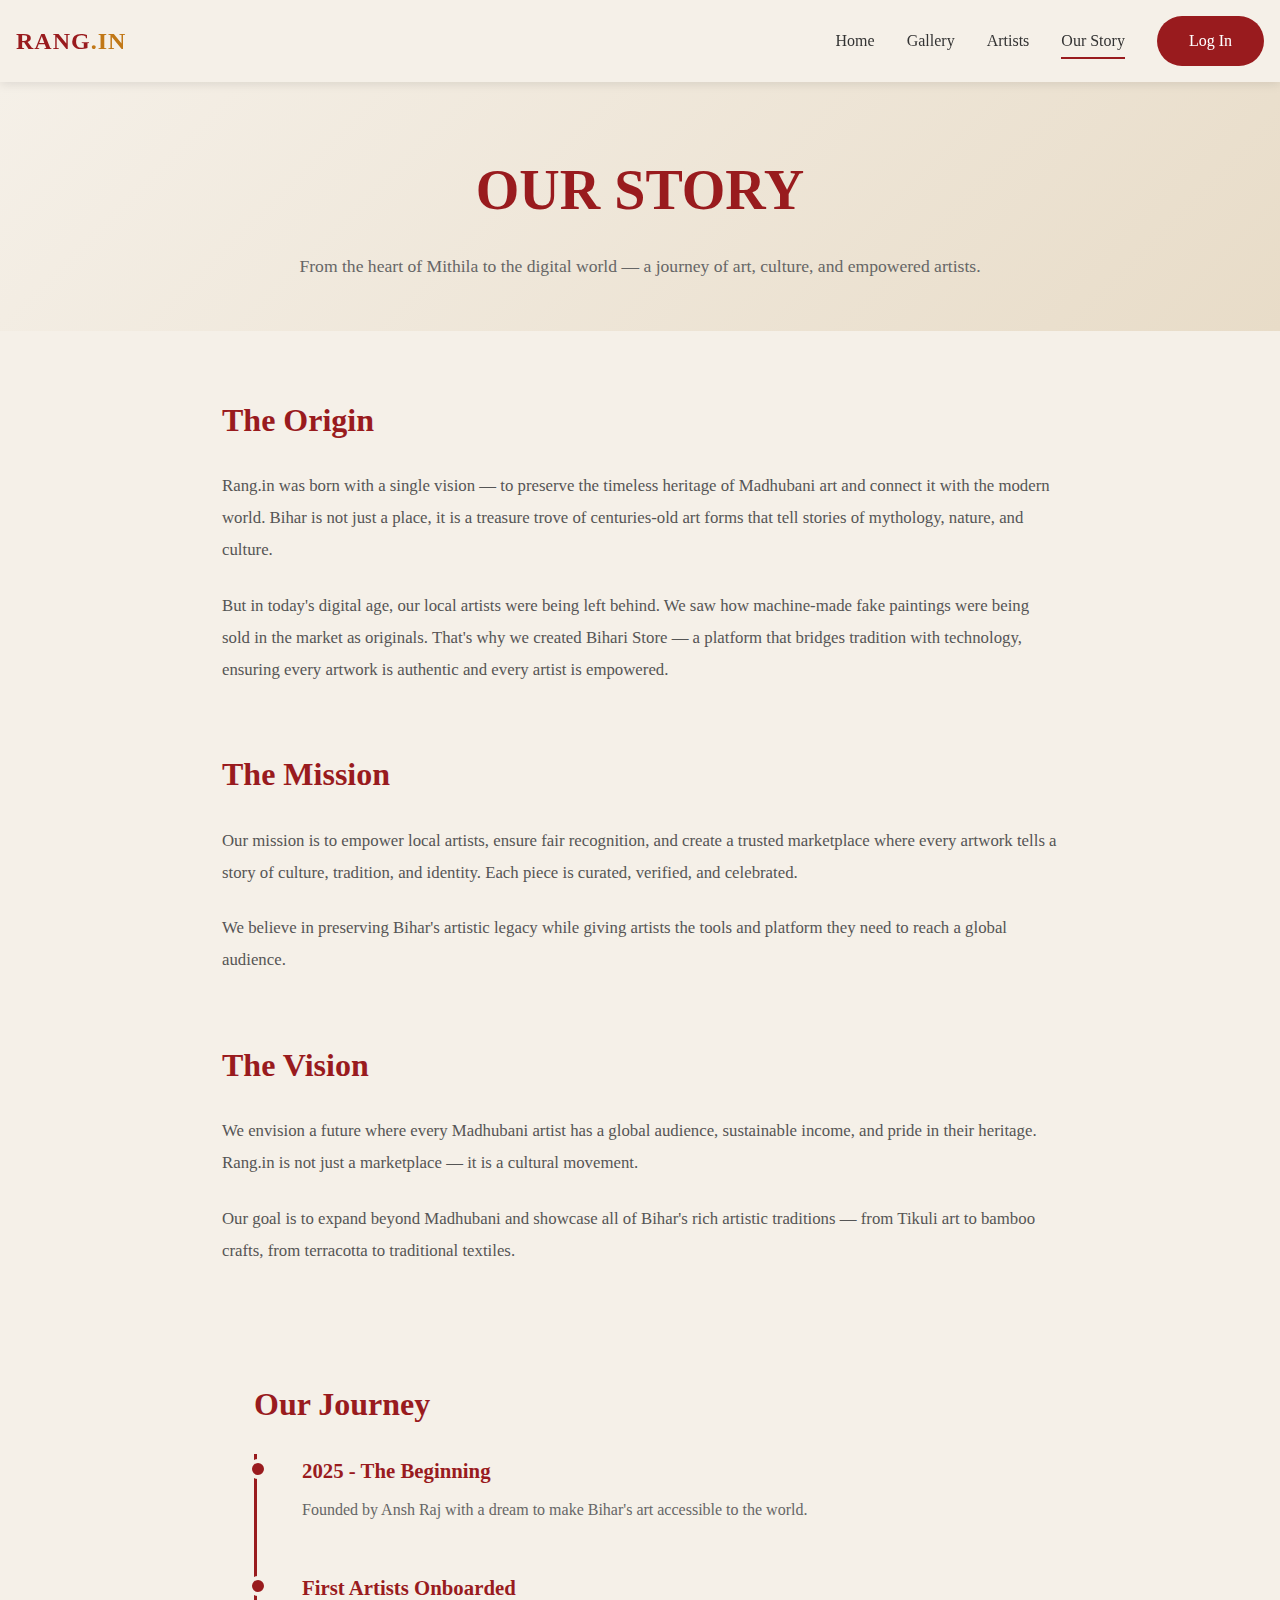
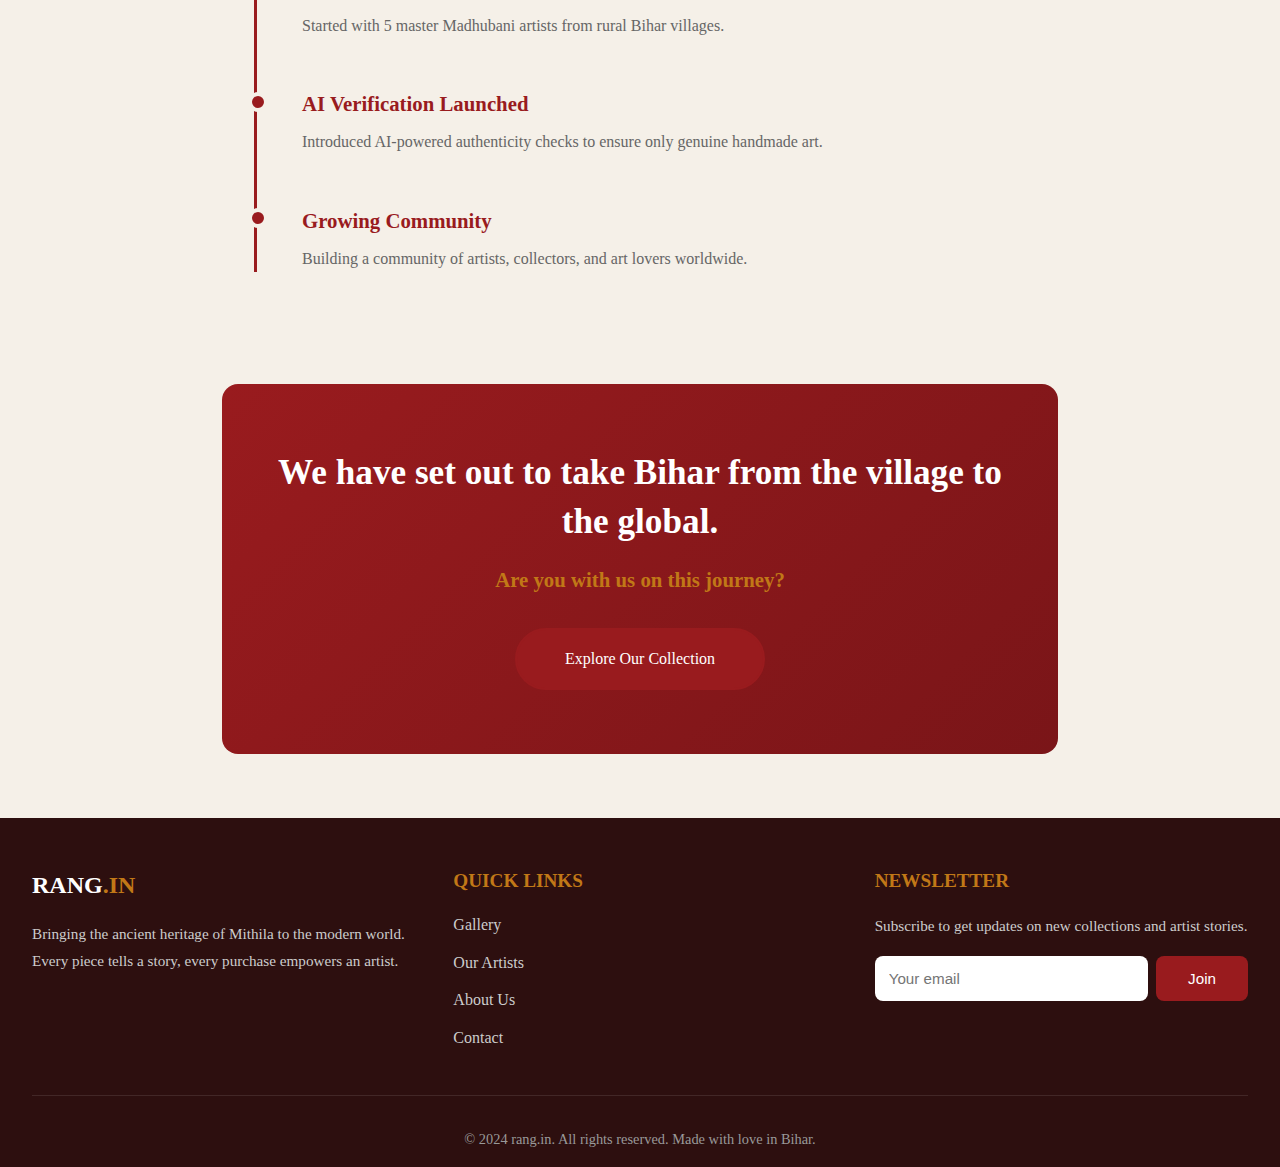
<file: RANG/our-story.html>
<!DOCTYPE html>
<html lang="en">
<head>
  <meta charset="UTF-8">
  <meta name="viewport" content="width=device-width, initial-scale=1.0">
  <title>Our Story - RANG.IN</title>
  <link rel="stylesheet" href="css/style.css">
  <link rel="stylesheet" href="css/our-story.css">
</head>
<body>
  
  <!-- Header & Navigation -->
  <header>
    <div class="header-container">
      <h1 class="logo">RANG<span>.IN</span></h1>
      
      <button class="menu-toggle" id="menuToggle">☰</button>
      
      <nav class="nav-links" id="navLinks">
        <a href="index.html">Home</a>
        <a href="gallery.html">Gallery</a>
        <a href="artists.html">Artists</a>
        <a href="our-story.html" class="active">Our Story</a>
        <a href="login.html" class="login-btn">Log In</a>
      </nav>
    </div>
  </header>

  <!-- Story Hero -->
  <section class="story-hero">
    <h1 class="story-title">OUR STORY</h1>
    <p class="story-subtitle">From the heart of Mithila to the digital world — a journey of art, culture, and empowered artists.</p>
  </section>

  <!-- Story Content -->
  <section class="story-content">
    
    <!-- The Origin -->
    <div class="story-section">
      <h2 class="section-title">The Origin</h2>
      <div class="section-content">
        <p>Rang.in was born with a single vision — to preserve the timeless heritage of Madhubani art and connect it with the modern world. Bihar is not just a place, it is a treasure trove of centuries-old art forms that tell stories of mythology, nature, and culture.</p>
        <p>But in today's digital age, our local artists were being left behind. We saw how machine-made fake paintings were being sold in the market as originals. That's why we created Bihari Store — a platform that bridges tradition with technology, ensuring every artwork is authentic and every artist is empowered.</p>
      </div>
    </div>

    <!-- The Mission -->
    <div class="story-section">
      <h2 class="section-title">The Mission</h2>
      <div class="section-content">
        <p>Our mission is to empower local artists, ensure fair recognition, and create a trusted marketplace where every artwork tells a story of culture, tradition, and identity. Each piece is curated, verified, and celebrated.</p>
        <p>We believe in preserving Bihar's artistic legacy while giving artists the tools and platform they need to reach a global audience.</p>
      </div>
    </div>

    <!-- The Vision -->
    <div class="story-section">
      <h2 class="section-title">The Vision</h2>
      <div class="section-content">
        <p>We envision a future where every Madhubani artist has a global audience, sustainable income, and pride in their heritage. Rang.in is not just a marketplace — it is a cultural movement.</p>
        <p>Our goal is to expand beyond Madhubani and showcase all of Bihar's rich artistic traditions — from Tikuli art to bamboo crafts, from terracotta to traditional textiles.</p>
      </div>
    </div>

    <!-- Journey Timeline -->
    <div class="story-section timeline-section">
      <h2 class="section-title">Our Journey</h2>
      <div class="timeline">
        
        <div class="timeline-item">
          <div class="timeline-marker"></div>
          <div class="timeline-content">
            <h3>2025 - The Beginning</h3>
            <p>Founded by Ansh Raj with a dream to make Bihar's art accessible to the world.</p>
          </div>
        </div>

        <div class="timeline-item">
          <div class="timeline-marker"></div>
          <div class="timeline-content">
            <h3>First Artists Onboarded</h3>
            <p>Started with 5 master Madhubani artists from rural Bihar villages.</p>
          </div>
        </div>

        <div class="timeline-item">
          <div class="timeline-marker"></div>
          <div class="timeline-content">
            <h3>AI Verification Launched</h3>
            <p>Introduced AI-powered authenticity checks to ensure only genuine handmade art.</p>
          </div>
        </div>

        <div class="timeline-item">
          <div class="timeline-marker"></div>
          <div class="timeline-content">
            <h3>Growing Community</h3>
            <p>Building a community of artists, collectors, and art lovers worldwide.</p>
          </div>
        </div>

      </div>
    </div>

    <!-- Call to Action -->
    <div class="story-cta">
      <h2>We have set out to take Bihar from the village to the global.</h2>
      <p class="cta-text">Are you with us on this journey?</p>
      <a href="gallery.html" class="btn btn-primary">Explore Our Collection</a>
    </div>

  </section>

  <!-- Footer -->
  <footer>
    <div class="footer-content">
      <div class="footer-section">
        <h3 class="footer-logo">RANG<span>.IN</span></h3>
        <p>Bringing the ancient heritage of Mithila to the modern world. Every piece tells a story, every purchase empowers an artist.</p>
      </div>
      
      <div class="footer-section">
        <h4>QUICK LINKS</h4>
        <ul class="footer-links">
          <li><a href="gallery.html">Gallery</a></li>
          <li><a href="artists.html">Our Artists</a></li>
          <li><a href="about.html">About Us</a></li>
          <li><a href="contact.html">Contact</a></li>
        </ul>
      </div>
      
      <div class="footer-section">
        <h4>NEWSLETTER</h4>
        <p>Subscribe to get updates on new collections and artist stories.</p>
        <form class="newsletter-form">
          <input type="email" placeholder="Your email" required>
          <button type="submit" class="btn-join">Join</button>
        </form>
      </div>
    </div>
    
    <div class="footer-bottom">
      <p>© 2024 rang.in. All rights reserved. Made with love in Bihar.</p>
    </div>
  </footer>

  <script src="js/index.js"></script>
  <script src="js/our-story.js"></script>
</body>
</html>
</file>
<file: RANG/css/about.css>
/* About Us Page Styles */

/* About Hero */
.about-hero {
  background: linear-gradient(135deg, #f5f0e8 0%, #e8dcc8 100%);
  padding: 4rem 2rem 3rem;
  text-align: center;
}

.about-title {
  font-size: 3.5rem;
  color: #991b1e;
  margin-bottom: 1rem;
  font-weight: bold;
}

.about-subtitle {
  font-size: 1.3rem;
  color: #c17817;
  font-weight: 600;
}

/* Founder Section */
.founder-section {
  padding: 4rem 2rem;
  background: white;
}

.founder-content {
  max-width: 900px;
  margin: 0 auto;
}

.founder-text h2 {
  font-size: 2.5rem;
  color: #991b1e;
  margin-bottom: 1.5rem;
}

.founder-text p {
  font-size: 1.1rem;
  line-height: 1.9;
  color: #555;
}

/* What We Do */
.what-we-do {
  padding: 4rem 2rem;
  background: #f5f0e8;
}

.section-heading {
  font-size: 2.5rem;
  color: #991b1e;
  text-align: center;
  margin-bottom: 3rem;
  font-weight: bold;
}

.features-grid {
  display: grid;
  grid-template-columns: repeat(3, 1fr);
  gap: 2rem;
  max-width: 1200px;
  margin: 0 auto;
}

.feature-box {
  background: white;
  padding: 3rem 2rem;
  border-radius: 1rem;
  text-align: center;
  box-shadow: 0 4px 15px rgba(0,0,0,0.1);
  transition: transform 0.3s;
}

.feature-box:hover {
  transform: translateY(-10px);
}

.feature-icon {
  font-size: 4rem;
  margin-bottom: 1.5rem;
}

.feature-box h3 {
  font-size: 1.3rem;
  color: #991b1e;
  margin-bottom: 1rem;
}

.feature-box p {
  font-size: 1rem;
  color: #666;
  line-height: 1.7;
}

/* Our Promise */
.our-promise {
  padding: 4rem 2rem;
  background: white;
}

.promise-container {
  max-width: 900px;
  margin: 0 auto;
}

.promise-container h2 {
  font-size: 2rem;
  color: #991b1e;
  margin-bottom: 2rem;
  font-weight: bold;
}

.promise-box {
  background: #f5f0e8;
  padding: 2.5rem;
  border-radius: 1rem;
  margin-bottom: 3rem;
}

.promise-box p {
  font-size: 1.1rem;
  line-height: 1.8;
  color: #555;
}

.promise-item {
  margin-bottom: 2rem;
}

.promise-item:last-child {
  margin-bottom: 0;
}

.promise-item h3 {
  font-size: 1.3rem;
  color: #991b1e;
  margin-bottom: 0.5rem;
}

.promise-item p {
  font-size: 1rem;
  color: #666;
  line-height: 1.7;
}

/* Mission Statement */
.mission-statement {
  padding: 0 2rem 4rem;
}

.mission-box {
  max-width: 900px;
  margin: 0 auto;
  background: linear-gradient(135deg, #991b1e 0%, #7a1518 100%);
  color: white;
  padding: 4rem 3rem;
  border-radius: 1rem;
  text-align: center;
}

.mission-box h2 {
  font-size: 2.2rem;
  margin-bottom: 1.5rem;
  line-height: 1.4;
}

.mission-question {
  font-size: 1.5rem;
  color: #c17817;
  margin-bottom: 2rem;
  font-weight: bold;
}

/* Responsive */
@media (max-width: 1024px) {
  .features-grid {
    grid-template-columns: repeat(2, 1fr);
  }
}

@media (max-width: 768px) {
  .about-title {
    font-size: 2rem;
  }
  
  .about-subtitle {
    font-size: 1.1rem;
  }
  
  .founder-text h2 {
    font-size: 2rem;
  }
  
  .founder-text p {
    font-size: 1rem;
  }
  
  .section-heading {
    font-size: 2rem;
  }
  
  .features-grid {
    grid-template-columns: 1fr;
    gap: 1.5rem;
  }
  
  .promise-container h2 {
    font-size: 1.6rem;
  }
  
  .promise-box {
    padding: 2rem;
  }
  
  .mission-box {
    padding: 3rem 2rem;
  }
  
  .mission-box h2 {
    font-size: 1.6rem;
  }
  
  .mission-question {
    font-size: 1.2rem;
  }
}
</file>
<file: RANG/css/artist-dashboard.css>
/* =========================================
   ARTIST DASHBOARD - PREMIUM LUXURY CSS
   RANG.IN - Royal Mithila Art Platform
   ========================================= */

/* Root Variables - Matching Homepage Color Scheme */
:root {
  --primary-maroon: #8B2635;
  --primary-dark: #6B1C28;
  --primary-light: #A63446;
  --accent-gold: #D4AF37;
  --accent-gold-light: #E8C870;
  --bg-cream: #F5F0E8;
  --bg-white: #FFFFFF;
  --text-dark: #2C1810;
  --text-gray: #6B5D54;
  --text-light: #8F8479;
  --border-light: #E5DED2;
  --shadow-soft: rgba(139, 38, 53, 0.08);
  --shadow-medium: rgba(139, 38, 53, 0.15);
  --shadow-strong: rgba(139, 38, 53, 0.25);
  --gradient-primary: linear-gradient(135deg, #8B2635 0%, #6B1C28 100%);
  --gradient-gold: linear-gradient(135deg, #D4AF37 0%, #C09825 100%);
  --gradient-overlay: linear-gradient(180deg, rgba(245, 240, 232, 0.95) 0%, rgba(245, 240, 232, 0.98) 100%);
}

/* =========================================
   GLOBAL RESET & BASE STYLES
   ========================================= */

* {
  margin: 0;
  padding: 0;
  box-sizing: border-box;
}

*::before,
*::after {
  box-sizing: border-box;
}

html {
  font-size: 16px;
  scroll-behavior: smooth;
  -webkit-font-smoothing: antialiased;
  -moz-osx-font-smoothing: grayscale;
}

body {
  font-family: 'Georgia', 'Times New Roman', serif;
  background-color: var(--bg-cream);
  color: var(--text-dark);
  line-height: 1.7;
  overflow-x: hidden;
  display: flex;
  min-height: 100vh;
  position: relative;
}

/* =========================================
   MAIN CONTENT AREA
   ========================================= */

.main-content {
  flex: 1;
  margin-right: 320px;
  padding: 40px 60px;
  background-color: var(--bg-cream);
  min-height: 100vh;
  transition: margin-right 0.4s cubic-bezier(0.4, 0, 0.2, 1);
}

/* =========================================
   SIDEBAR - RIGHT SIDE NAVIGATION
   ========================================= */

.sidebar {
  position: fixed;
  right: 0;
  top: 0;
  width: 320px;
  height: 100vh;
  background: var(--gradient-primary);
  box-shadow: -4px 0 30px var(--shadow-strong);
  overflow-y: auto;
  overflow-x: hidden;
  z-index: 1000;
  border-left: 1px solid rgba(212, 175, 55, 0.2);
  transition: transform 0.4s cubic-bezier(0.4, 0, 0.2, 1);
  scrollbar-width: thin;
  scrollbar-color: rgba(212, 175, 55, 0.3) transparent;
}

.sidebar::-webkit-scrollbar {
  width: 6px;
}

.sidebar::-webkit-scrollbar-track {
  background: rgba(0, 0, 0, 0.1);
}

.sidebar::-webkit-scrollbar-thumb {
  background: rgba(212, 175, 55, 0.3);
  border-radius: 3px;
}

.sidebar::-webkit-scrollbar-thumb:hover {
  background: rgba(212, 175, 55, 0.5);
}

/* =========================================
   SIDEBAR HEADER & PROFILE SECTION
   ========================================= */

.sidebar-header {
  padding: 40px 30px 30px;
  border-bottom: 1px solid rgba(212, 175, 55, 0.2);
  background: rgba(0, 0, 0, 0.1);
}

.profile-section {
  text-align: center;
}

.profile-avatar {
  width: 90px;
  height: 90px;
  margin: 0 auto 20px;
  border-radius: 50%;
  background: var(--gradient-gold);
  display: flex;
  align-items: center;
  justify-content: center;
  border: 4px solid rgba(212, 175, 55, 0.3);
  box-shadow: 0 8px 25px rgba(0, 0, 0, 0.2);
  transition: all 0.3s ease;
}

.profile-avatar:hover {
  transform: scale(1.05);
  border-color: var(--accent-gold);
  box-shadow: 0 12px 35px rgba(0, 0, 0, 0.3);
}

.profile-avatar i {
  font-size: 40px;
  color: var(--primary-dark);
}

.profile-name {
  font-size: 22px;
  font-weight: 600;
  color: var(--bg-white);
  margin-bottom: 8px;
  letter-spacing: 0.5px;
  text-shadow: 0 2px 4px rgba(0, 0, 0, 0.2);
}

.profile-type {
  font-size: 13px;
  color: var(--accent-gold-light);
  font-weight: 400;
  letter-spacing: 1px;
  text-transform: uppercase;
  opacity: 0.9;
}

/* =========================================
   SIDEBAR NAVIGATION
   ========================================= */

.sidebar-nav {
  padding: 20px 0;
}

.nav-item {
  display: flex;
  align-items: center;
  padding: 16px 30px;
  color: rgba(255, 255, 255, 0.85);
  text-decoration: none;
  font-size: 15px;
  font-weight: 400;
  letter-spacing: 0.3px;
  transition: all 0.3s cubic-bezier(0.4, 0, 0.2, 1);
  border-left: 3px solid transparent;
  position: relative;
  overflow: hidden;
}

.nav-item::before {
  content: '';
  position: absolute;
  left: 0;
  top: 0;
  width: 0;
  height: 100%;
  background: rgba(212, 175, 55, 0.15);
  transition: width 0.3s cubic-bezier(0.4, 0, 0.2, 1);
  z-index: -1;
}

.nav-item:hover {
  color: var(--bg-white);
  background: rgba(212, 175, 55, 0.1);
  border-left-color: var(--accent-gold);
  padding-left: 35px;
}

.nav-item:hover::before {
  width: 100%;
}

.nav-item.active {
  color: var(--bg-white);
  background: rgba(212, 175, 55, 0.2);
  border-left-color: var(--accent-gold);
  font-weight: 500;
  box-shadow: inset 0 0 20px rgba(0, 0, 0, 0.1);
}

.nav-item i {
  font-size: 18px;
  margin-right: 15px;
  width: 20px;
  text-align: center;
  opacity: 0.9;
  transition: transform 0.3s ease;
}

.nav-item:hover i {
  transform: scale(1.1);
  opacity: 1;
}

.nav-item span {
  flex: 1;
}

.notification-badge {
  background: var(--accent-gold);
  color: var(--primary-dark);
  font-size: 11px;
  font-weight: 700;
  padding: 3px 8px;
  border-radius: 12px;
  min-width: 20px;
  text-align: center;
  box-shadow: 0 2px 8px rgba(212, 175, 55, 0.4);
  animation: pulse 2s infinite;
}

@keyframes pulse {
  0%, 100% {
    transform: scale(1);
    opacity: 1;
  }
  50% {
    transform: scale(1.05);
    opacity: 0.9;
  }
}

.logout-btn {
  margin-top: 20px;
  border-top: 1px solid rgba(212, 175, 55, 0.2);
  padding-top: 30px;
  color: rgba(255, 255, 255, 0.7);
}

.logout-btn:hover {
  color: #ff6b6b;
  border-left-color: #ff6b6b;
  background: rgba(255, 107, 107, 0.1);
}

/* =========================================
   MOBILE HEADER
   ========================================= */

.mobile-header {
  display: none;
  position: fixed;
  top: 0;
  left: 0;
  right: 0;
  height: 70px;
  background: var(--gradient-primary);
  box-shadow: 0 4px 20px var(--shadow-medium);
  z-index: 999;
  padding: 0 20px;
  align-items: center;
  justify-content: space-between;
}

.menu-toggle {
  background: none;
  border: none;
  color: var(--bg-white);
  font-size: 24px;
  cursor: pointer;
  padding: 10px;
  transition: transform 0.3s ease;
}

.menu-toggle:hover {
  transform: scale(1.1);
}

.logo {
  font-size: 24px;
  font-weight: 700;
  color: var(--bg-white);
  letter-spacing: 1px;
}

.logo span {
  color: var(--accent-gold);
}

.notification-btn {
  position: relative;
  background: none;
  border: none;
  color: var(--bg-white);
  font-size: 20px;
  cursor: pointer;
  padding: 8px;
  transition: transform 0.3s ease;
}

.notification-btn:hover {
  transform: scale(1.1);
}

.notification-btn .badge {
  position: absolute;
  top: 2px;
  right: 2px;
  background: var(--accent-gold);
  color: var(--primary-dark);
  font-size: 10px;
  font-weight: 700;
  padding: 2px 6px;
  border-radius: 10px;
  min-width: 18px;
  text-align: center;
}

/* =========================================
   SECTION HEADER
   ========================================= */

.section-header {
  margin-bottom: 40px;
  padding-bottom: 20px;
  border-bottom: 2px solid var(--border-light);
  position: relative;
}

.section-header::after {
  content: '';
  position: absolute;
  bottom: -2px;
  left: 0;
  width: 80px;
  height: 2px;
  background: var(--gradient-gold);
}

.section-header h2 {
  font-size: 32px;
  font-weight: 600;
  color: var(--primary-maroon);
  margin-bottom: 8px;
  letter-spacing: 0.5px;
}

.section-header p {
  font-size: 16px;
  color: var(--text-gray);
  font-weight: 400;
}

/* =========================================
   CONTENT SECTIONS
   ========================================= */

.content-section {
  display: none;
  animation: fadeIn 0.4s ease;
}

.content-section.active {
  display: block;
}

@keyframes fadeIn {
  from {
    opacity: 0;
    transform: translateY(10px);
  }
  to {
    opacity: 1;
    transform: translateY(0);
  }
}

/* =========================================
   CREATE POST CARD
   ========================================= */

.create-post-card {
  background: var(--bg-white);
  border-radius: 16px;
  padding: 25px;
  margin-bottom: 35px;
  box-shadow: 0 8px 30px var(--shadow-soft);
  border: 1px solid var(--border-light);
}

.post-input-area {
  display: flex;
  align-items: center;
  gap: 15px;
  margin-bottom: 20px;
}

.avatar-small {
  width: 45px;
  height: 45px;
  border-radius: 50%;
  background: var(--gradient-gold);
  display: flex;
  align-items: center;
  justify-content: center;
  flex-shrink: 0;
  box-shadow: 0 4px 12px var(--shadow-soft);
}

.avatar-small i {
  font-size: 20px;
  color: var(--primary-dark);
}

.post-input-btn {
  flex: 1;
  padding: 14px 20px;
  border: 2px solid var(--border-light);
  border-radius: 30px;
  background: var(--bg-cream);
  color: var(--text-light);
  font-size: 15px;
  font-family: inherit;
  text-align: left;
  cursor: pointer;
  transition: all 0.3s ease;
}

.post-input-btn:hover {
  border-color: var(--primary-maroon);
  background: var(--bg-white);
  box-shadow: 0 4px 15px var(--shadow-soft);
}

.post-actions {
  display: flex;
  gap: 15px;
  padding-top: 20px;
  border-top: 1px solid var(--border-light);
}

.post-action-btn {
  flex: 1;
  padding: 12px 20px;
  background: transparent;
  border: none;
  color: var(--text-gray);
  font-size: 14px;
  font-weight: 500;
  cursor: pointer;
  border-radius: 10px;
  display: flex;
  align-items: center;
  justify-content: center;
  gap: 8px;
  transition: all 0.3s ease;
}

.post-action-btn:hover {
  background: rgba(139, 38, 53, 0.05);
  color: var(--primary-maroon);
}

.post-action-btn i {
  font-size: 18px;
}

/* =========================================
   FEED CONTAINER
   ========================================= */

.feed-container {
  display: flex;
  flex-direction: column;
  gap: 30px;
}

/* =========================================
   POST CARD
   ========================================= */

.post-card {
  background: var(--bg-white);
  border-radius: 16px;
  overflow: hidden;
  box-shadow: 0 8px 30px var(--shadow-soft);
  border: 1px solid var(--border-light);
  transition: all 0.3s ease;
}

.post-card:hover {
  box-shadow: 0 12px 40px var(--shadow-medium);
  transform: translateY(-3px);
}

/* =========================================
   POST HEADER
   ========================================= */

.post-header {
  display: flex;
  align-items: center;
  justify-content: space-between;
  padding: 20px 25px;
}

.post-author {
  display: flex;
  align-items: center;
  gap: 15px;
}

.author-avatar {
  width: 50px;
  height: 50px;
  border-radius: 50%;
  background: var(--gradient-gold);
  display: flex;
  align-items: center;
  justify-content: center;
  box-shadow: 0 4px 12px var(--shadow-soft);
}

.author-avatar i {
  font-size: 22px;
  color: var(--primary-dark);
}

.author-info h4 {
  font-size: 17px;
  font-weight: 600;
  color: var(--text-dark);
  margin-bottom: 3px;
}

.author-info p {
  font-size: 13px;
  color: var(--text-light);
  margin-bottom: 3px;
}

.post-time {
  font-size: 12px;
  color: var(--text-light);
}

.post-menu-btn {
  width: 36px;
  height: 36px;
  border: none;
  background: transparent;
  color: var(--text-light);
  font-size: 16px;
  cursor: pointer;
  border-radius: 50%;
  transition: all 0.3s ease;
}

.post-menu-btn:hover {
  background: rgba(139, 38, 53, 0.08);
  color: var(--primary-maroon);
}

/* =========================================
   POST CONTENT
   ========================================= */

.post-content {
  padding: 0 25px 20px;
}

.post-text {
  font-size: 15px;
  line-height: 1.6;
  color: var(--text-dark);
  margin-bottom: 15px;
}

.post-image {
  width: 100%;
  margin: 0 -25px;
  overflow: hidden;
}

.post-image img {
  width: 100%;
  display: block;
  transition: transform 0.5s ease;
}

.post-card:hover .post-image img {
  transform: scale(1.03);
}

.product-tag {
  display: inline-flex;
  align-items: center;
  gap: 8px;
  background: var(--gradient-gold);
  color: var(--primary-dark);
  padding: 8px 16px;
  border-radius: 20px;
  font-size: 13px;
  font-weight: 600;
  margin-top: 15px;
  box-shadow: 0 4px 12px rgba(212, 175, 55, 0.3);
}

.product-tag i {
  font-size: 14px;
}

/* =========================================
   POST STATS
   ========================================= */

.post-stats {
  display: flex;
  gap: 20px;
  padding: 15px 25px;
  border-top: 1px solid var(--border-light);
  border-bottom: 1px solid var(--border-light);
  color: var(--text-light);
  font-size: 14px;
}

.post-stats span {
  display: flex;
  align-items: center;
  gap: 6px;
  font-weight: 500;
}

.post-stats i {
  font-size: 15px;
}

/* =========================================
   POST ACTIONS BAR
   ========================================= */

.post-actions-bar {
  display: flex;
  padding: 8px 15px;
  gap: 8px;
}

.action-btn {
  flex: 1;
  padding: 12px 16px;
  background: transparent;
  border: none;
  color: var(--text-gray);
  font-size: 14px;
  font-weight: 600;
  cursor: pointer;
  border-radius: 10px;
  display: flex;
  align-items: center;
  justify-content: center;
  gap: 8px;
  transition: all 0.3s ease;
}

.action-btn:hover {
  background: rgba(139, 38, 53, 0.05);
  color: var(--primary-maroon);
}

.action-btn i {
  font-size: 18px;
}

.like-btn:hover {
  color: #e53e3e;
}

.buy-btn:hover {
  color: #10b981;
}

/* =========================================
   COMMENTS SECTION
   ========================================= */

.comments-section {
  padding: 15px 25px;
  border-top: 1px solid var(--border-light);
}

.comment {
  display: flex;
  gap: 12px;
  margin-bottom: 15px;
}

.comment-avatar {
  width: 38px;
  height: 38px;
  border-radius: 50%;
  background: var(--gradient-gold);
  display: flex;
  align-items: center;
  justify-content: center;
  flex-shrink: 0;
  box-shadow: 0 2px 8px var(--shadow-soft);
}

.comment-avatar i {
  font-size: 16px;
  color: var(--primary-dark);
}

.comment-content {
  flex: 1;
  background: var(--bg-cream);
  padding: 12px 16px;
  border-radius: 12px;
}

.comment-content h5 {
  font-size: 14px;
  font-weight: 600;
  color: var(--text-dark);
  margin-bottom: 4px;
}

.comment-content p {
  font-size: 14px;
  color: var(--text-dark);
  line-height: 1.5;
}

/* =========================================
   ADD COMMENT
   ========================================= */

.add-comment {
  display: flex;
  align-items: center;
  gap: 12px;
  padding: 15px 25px;
  border-top: 1px solid var(--border-light);
}

.add-comment input {
  flex: 1;
  padding: 10px 16px;
  border: 2px solid var(--border-light);
  border-radius: 25px;
  font-size: 14px;
  font-family: inherit;
  background: var(--bg-cream);
  transition: all 0.3s ease;
}

.add-comment input:focus {
  outline: none;
  border-color: var(--primary-maroon);
  background: var(--bg-white);
}

.add-comment button {
  width: 40px;
  height: 40px;
  border: none;
  background: var(--gradient-primary);
  color: var(--bg-white);
  font-size: 16px;
  border-radius: 50%;
  cursor: pointer;
  display: flex;
  align-items: center;
  justify-content: center;
  transition: all 0.3s ease;
  box-shadow: 0 4px 12px var(--shadow-soft);
}

.add-comment button:hover {
  transform: scale(1.05);
  box-shadow: 0 6px 18px var(--shadow-medium);
}

/* =========================================
   UPLOAD CONTAINER
   ========================================= */

.upload-container {
  max-width: 800px;
  margin: 0 auto;
}

.upload-area {
  background: var(--bg-white);
  border: 3px dashed var(--border-light);
  border-radius: 16px;
  padding: 60px 40px;
  text-align: center;
  cursor: pointer;
  transition: all 0.3s ease;
  margin-bottom: 30px;
}

.upload-area:hover {
  border-color: var(--primary-maroon);
  background: rgba(139, 38, 53, 0.02);
}

.upload-area i {
  font-size: 64px;
  color: var(--primary-maroon);
  margin-bottom: 20px;
  opacity: 0.7;
}

.upload-area h3 {
  font-size: 22px;
  font-weight: 600;
  color: var(--text-dark);
  margin-bottom: 10px;
}

.upload-area p {
  font-size: 15px;
  color: var(--text-light);
}

.upload-preview {
  background: var(--bg-white);
  border-radius: 16px;
  padding: 25px;
  margin-bottom: 30px;
  box-shadow: 0 8px 30px var(--shadow-soft);
  border: 1px solid var(--border-light);
  position: relative;
}

.upload-preview img,
.upload-preview video {
  width: 100%;
  border-radius: 12px;
}

.remove-preview {
  position: absolute;
  top: 35px;
  right: 35px;
  width: 40px;
  height: 40px;
  background: rgba(239, 68, 68, 0.9);
  color: var(--bg-white);
  border: none;
  border-radius: 50%;
  font-size: 18px;
  cursor: pointer;
  display: flex;
  align-items: center;
  justify-content: center;
  transition: all 0.3s ease;
  box-shadow: 0 4px 15px rgba(239, 68, 68, 0.4);
}

.remove-preview:hover {
  background: #dc2626;
  transform: scale(1.1);
}

/* =========================================
   UPLOAD FORM
   ========================================= */

.upload-form {
  background: var(--bg-white);
  border-radius: 16px;
  padding: 30px;
  box-shadow: 0 8px 30px var(--shadow-soft);
  border: 1px solid var(--border-light);
}

.upload-form textarea {
  width: 100%;
  padding: 15px 18px;
  border: 2px solid var(--border-light);
  border-radius: 12px;
  font-size: 15px;
  font-family: inherit;
  color: var(--text-dark);
  background: var(--bg-cream);
  resize: vertical;
  margin-bottom: 20px;
  transition: all 0.3s ease;
}

.upload-form textarea:focus {
  outline: none;
  border-color: var(--primary-maroon);
  background: var(--bg-white);
  box-shadow: 0 4px 15px var(--shadow-soft);
}

.form-row {
  margin-bottom: 20px;
}

.form-row label {
  display: flex;
  align-items: center;
  gap: 10px;
  font-size: 15px;
  font-weight: 500;
  color: var(--text-dark);
  cursor: pointer;
}

.form-row input[type="checkbox"] {
  width: 20px;
  height: 20px;
  cursor: pointer;
}

.form-row input[type="text"],
.form-row input[type="number"] {
  width: 100%;
  padding: 14px 18px;
  border: 2px solid var(--border-light);
  border-radius: 12px;
  font-size: 15px;
  font-family: inherit;
  color: var(--text-dark);
  background: var(--bg-cream);
  transition: all 0.3s ease;
}

.form-row input:focus {
  outline: none;
  border-color: var(--primary-maroon);
  background: var(--bg-white);
  box-shadow: 0 4px 15px var(--shadow-soft);
}

.price-input {
  margin-bottom: 20px;
}

/* =========================================
   BUTTONS
   ========================================= */

.btn {
  padding: 14px 28px;
  border: none;
  border-radius: 30px;
  font-size: 15px;
  font-weight: 600;
  cursor: pointer;
  display: inline-flex;
  align-items: center;
  justify-content: center;
  gap: 10px;
  transition: all 0.3s cubic-bezier(0.4, 0, 0.2, 1);
  letter-spacing: 0.5px;
  box-shadow: 0 4px 15px var(--shadow-soft);
}

.btn i {
  font-size: 16px;
}

.btn-primary {
  background: var(--gradient-primary);
  color: var(--bg-white);
}

.btn-primary:hover {
  background: var(--primary-dark);
  transform: translateY(-2px);
  box-shadow: 0 8px 25px var(--shadow-medium);
}

.btn-secondary {
  background: transparent;
  color: var(--primary-maroon);
  border: 2px solid var(--primary-maroon);
}

.btn-secondary:hover {
  background: var(--primary-maroon);
  color: var(--bg-white);
  transform: translateY(-2px);
  box-shadow: 0 8px 25px var(--shadow-medium);
}

.btn-live {
  background: linear-gradient(135deg, #e53e3e, #dc2626);
  animation: livePulse 2s infinite;
}

@keyframes livePulse {
  0%, 100% {
    box-shadow: 0 4px 15px rgba(229, 62, 62, 0.3);
  }
  50% {
    box-shadow: 0 8px 30px rgba(229, 62, 62, 0.6);
  }
}

/* =========================================
   LIVE CONTAINER
   ========================================= */

.live-container {
  display: grid;
  grid-template-columns: 1fr 400px;
  gap: 35px;
  margin-top: 30px;
}

.live-preview {
  background: var(--bg-white);
  border-radius: 16px;
  padding: 30px;
  box-shadow: 0 8px 30px var(--shadow-soft);
  border: 1px solid var(--border-light);
}

.camera-preview {
  background: var(--bg-cream);
  border-radius: 12px;
  aspect-ratio: 16/9;
  display: flex;
  flex-direction: column;
  align-items: center;
  justify-content: center;
  color: var(--text-light);
}

.camera-preview i {
  font-size: 80px;
  margin-bottom: 20px;
  opacity: 0.5;
}

.camera-preview p {
  font-size: 18px;
}

.live-settings {
  background: var(--bg-white);
  border-radius: 16px;
  padding: 30px;
  box-shadow: 0 8px 30px var(--shadow-soft);
  border: 1px solid var(--border-light);
}

.live-settings h3 {
  font-size: 22px;
  font-weight: 600;
  color: var(--text-dark);
  margin-bottom: 25px;
  padding-bottom: 15px;
  border-bottom: 2px solid var(--border-light);
}

.form-group {
  margin-bottom: 20px;
}

.form-group label {
  display: block;
  font-size: 14px;
  font-weight: 600;
  color: var(--text-dark);
  margin-bottom: 8px;
}

.form-group input,
.form-group textarea,
.form-group select {
  width: 100%;
  padding: 12px 16px;
  border: 2px solid var(--border-light);
  border-radius: 12px;
  font-size: 14px;
  font-family: inherit;
  color: var(--text-dark);
  background: var(--bg-cream);
  transition: all 0.3s ease;
}

.form-group input:focus,
.form-group textarea:focus,
.form-group select:focus {
  outline: none;
  border-color: var(--primary-maroon);
  background: var(--bg-white);
  box-shadow: 0 4px 15px var(--shadow-soft);
}

.form-group textarea {
  resize: vertical;
}

/* =========================================
   PROFILE CONTAINER
   ========================================= */

.profile-container {
  max-width: 1000px;
  margin: 0 auto;
}

.profile-cover {
  height: 300px;
  background: var(--gradient-primary);
  border-radius: 16px 16px 0 0;
  position: relative;
  margin-bottom: -60px;
}

.edit-cover-btn {
  position: absolute;
  bottom: 20px;
  right: 20px;
  padding: 10px 20px;
  background: rgba(255, 255, 255, 0.95);
  color: var(--primary-maroon);
  border: none;
  border-radius: 25px;
  font-size: 14px;
  font-weight: 600;
  cursor: pointer;
  display: flex;
  align-items: center;
  gap: 8px;
  transition: all 0.3s ease;
  box-shadow: 0 4px 15px var(--shadow-soft);
}

.edit-cover-btn:hover {
  background: var(--bg-white);
  transform: translateY(-2px);
  box-shadow: 0 6px 20px var(--shadow-medium);
}

.profile-info-section {
  background: var(--bg-white);
  border-radius: 0 0 16px 16px;
  padding: 80px 40px 30px;
  box-shadow: 0 8px 30px var(--shadow-soft);
  border: 1px solid var(--border-light);
  margin-bottom: 30px;
}

.profile-main {
  display: flex;
  gap: 30px;
  align-items: flex-start;
  margin-bottom: 25px;
}

.profile-avatar-large {
  width: 140px;
  height: 140px;
  border-radius: 50%;
  background: var(--gradient-gold);
  display: flex;
  align-items: center;
  justify-content: center;
  border: 6px solid var(--bg-white);
  box-shadow: 0 8px 30px var(--shadow-medium);
  position: relative;
  flex-shrink: 0;
}

.profile-avatar-large i {
  font-size: 60px;
  color: var(--primary-dark);
}

.edit-avatar-btn {
  position: absolute;
  bottom: 5px;
  right: 5px;
  width: 40px;
  height: 40px;
  background: var(--gradient-primary);
  color: var(--bg-white);
  border: 3px solid var(--bg-white);
  border-radius: 50%;
  font-size: 16px;
  cursor: pointer;
  display: flex;
  align-items: center;
  justify-content: center;
  transition: all 0.3s ease;
  box-shadow: 0 4px 12px var(--shadow-soft);
}

.edit-avatar-btn:hover {
  transform: scale(1.1);
  box-shadow: 0 6px 18px var(--shadow-medium);
}

.profile-details {
  flex: 1;
}

.profile-details h2 {
  font-size: 32px;
  font-weight: 700;
  color: var(--text-dark);
  margin-bottom: 8px;
}

.profile-details > p {
  font-size: 16px;
  color: var(--text-gray);
  margin-bottom: 20px;
}

.profile-stats {
  display: flex;
  gap: 35px;
}

.stat {
  text-align: center;
}

.stat strong {
  display: block;
  font-size: 24px;
  font-weight: 700;
  color: var(--primary-maroon);
  margin-bottom: 4px;
}

.stat span {
  font-size: 13px;
  color: var(--text-light);
  text-transform: uppercase;
  letter-spacing: 0.5px;
}

.profile-actions {
  display: flex;
  gap: 15px;
  padding-top: 20px;
  border-top: 1px solid var(--border-light);
}

/* =========================================
   PROFILE TABS
   ========================================= */

.profile-tabs {
  display: flex;
  background: var(--bg-white);
  border-radius: 16px;
  padding: 10px;
  gap: 10px;
  margin-bottom: 30px;
  box-shadow: 0 4px 20px var(--shadow-soft);
  border: 1px solid var(--border-light);
}

.tab-btn {
  flex: 1;
  padding: 14px 20px;
  background: transparent;
  border: none;
  color: var(--text-gray);
  font-size: 15px;
  font-weight: 600;
  cursor: pointer;
  border-radius: 10px;
  display: flex;
  align-items: center;
  justify-content: center;
  gap: 8px;
  transition: all 0.3s ease;
}

.tab-btn:hover {
  background: rgba(139, 38, 53, 0.05);
  color: var(--primary-maroon);
}

.tab-btn.active {
  background: var(--gradient-primary);
  color: var(--bg-white);
  box-shadow: 0 4px 15px var(--shadow-soft);
}

/* =========================================
   PROFILE GALLERY
   ========================================= */

.profile-gallery {
  background: var(--bg-white);
  border-radius: 16px;
  padding: 30px;
  box-shadow: 0 8px 30px var(--shadow-soft);
  border: 1px solid var(--border-light);
}

.gallery-grid {
  display: grid;
  grid-template-columns: repeat(auto-fill, minmax(250px, 1fr));
  gap: 20px;
}

.gallery-item {
  position: relative;
  aspect-ratio: 1;
  border-radius: 12px;
  overflow: hidden;
  cursor: pointer;
  box-shadow: 0 4px 15px var(--shadow-soft);
  transition: all 0.3s ease;
}

.gallery-item:hover {
  transform: translateY(-5px);
  box-shadow: 0 8px 25px var(--shadow-medium);
}

.gallery-item img {
  width: 100%;
  height: 100%;
  object-fit: cover;
  transition: transform 0.5s ease;
}

.gallery-item:hover img {
  transform: scale(1.1);
}

.gallery-overlay {
  position: absolute;
  top: 0;
  left: 0;
  right: 0;
  bottom: 0;
  background: rgba(0, 0, 0, 0.6);
  display: flex;
  align-items: center;
  justify-content: center;
  gap: 25px;
  opacity: 0;
  transition: opacity 0.3s ease;
  color: var(--bg-white);
  font-size: 16px;
  font-weight: 600;
}

.gallery-item:hover .gallery-overlay {
  opacity: 1;
}

.gallery-overlay span {
  display: flex;
  align-items: center;
  gap: 8px;
}

/* =========================================
   SEARCH BAR
   ========================================= */

.search-bar {
  position: relative;
  margin-bottom: 35px;
}

.search-bar i {
  position: absolute;
  left: 20px;
  top: 50%;
  transform: translateY(-50%);
  font-size: 18px;
  color: var(--text-light);
}

.search-bar input {
  width: 100%;
  padding: 16px 20px 16px 55px;
  border: 2px solid var(--border-light);
  border-radius: 30px;
  font-size: 15px;
  font-family: inherit;
  color: var(--text-dark);
  background: var(--bg-white);
  transition: all 0.3s ease;
  box-shadow: 0 4px 15px var(--shadow-soft);
}

.search-bar input:focus {
  outline: none;
  border-color: var(--primary-maroon);
  box-shadow: 0 6px 25px var(--shadow-medium);
}

/* =========================================
   ARTISTS GRID
   ========================================= */

.artists-grid {
  display: grid;
  grid-template-columns: repeat(auto-fill, minmax(300px, 1fr));
  gap: 30px;
}

.artist-card {
  background: var(--bg-white);
  border-radius: 16px;
  overflow: hidden;
  box-shadow: 0 8px 30px var(--shadow-soft);
  border: 1px solid var(--border-light);
  transition: all 0.3s ease;
}

.artist-card:hover {
  box-shadow: 0 12px 40px var(--shadow-medium);
  transform: translateY(-5px);
}

.artist-card-header {
  height: 120px;
  background: var(--gradient-primary);
  display: flex;
  align-items: center;
  justify-content: center;
  position: relative;
}

.artist-card-header .artist-avatar {
  width: 90px;
  height: 90px;
  border-radius: 50%;
  background: var(--gradient-gold);
  display: flex;
  align-items: center;
  justify-content: center;
  border: 5px solid var(--bg-white);
  box-shadow: 0 8px 25px var(--shadow-medium);
  position: absolute;
  bottom: -45px;
}

.artist-card-header .artist-avatar i {
  font-size: 40px;
  color: var(--primary-dark);
}

.artist-card-body {
  padding: 55px 25px 25px;
  text-align: center;
}

.artist-card-body h3 {
  font-size: 20px;
  font-weight: 600;
  color: var(--text-dark);
  margin-bottom: 6px;
}

.artist-card-body > p {
  font-size: 14px;
  color: var(--text-gray);
  margin-bottom: 12px;
}

.location {
  display: inline-flex;
  align-items: center;
  gap: 6px;
  font-size: 13px;
  color: var(--text-light);
  margin-bottom: 20px;
}

.artist-stats {
  display: flex;
  justify-content: center;
  gap: 25px;
  padding: 15px 0;
  margin-bottom: 20px;
  border-top: 1px solid var(--border-light);
  border-bottom: 1px solid var(--border-light);
  font-size: 13px;
  color: var(--text-gray);
  font-weight: 500;
}

.artist-card-body .btn {
  width: 100%;
  margin-bottom: 10px;
}

.artist-card-body .btn:last-child {
  margin-bottom: 0;
}

.btn-follow {
  background: var(--gradient-primary);
  color: var(--bg-white);
}

/* =========================================
   CHAT CONTAINER
   ========================================= */

.chat-container {
  display: grid;
  grid-template-columns: 350px 1fr;
  gap: 30px;
  height: 600px;
  margin-top: 30px;
}

.chat-sidebar {
  background: var(--bg-white);
  border-radius: 16px;
  box-shadow: 0 8px 30px var(--shadow-soft);
  border: 1px solid var(--border-light);
  overflow: hidden;
  display: flex;
  flex-direction: column;
}

.chat-search {
  position: relative;
  padding: 20px;
  border-bottom: 1px solid var(--border-light);
}

.chat-search i {
  position: absolute;
  left: 35px;
  top: 50%;
  transform: translateY(-50%);
  font-size: 16px;
  color: var(--text-light);
}

.chat-search input {
  width: 100%;
  padding: 12px 15px 12px 40px;
  border: 2px solid var(--border-light);
  border-radius: 25px;
  font-size: 14px;
  font-family: inherit;
  color: var(--text-dark);
  background: var(--bg-cream);
  transition: all 0.3s ease;
}

.chat-search input:focus {
  outline: none;
  border-color: var(--primary-maroon);
  background: var(--bg-white);
}

.chat-list {
  overflow-y: auto;
  flex: 1;
}

.chat-item {
  display: flex;
  gap: 15px;
  padding: 18px 20px;
  cursor: pointer;
  border-bottom: 1px solid var(--border-light);
  transition: all 0.3s ease;
  position: relative;
}

.chat-item:hover {
  background: var(--bg-cream);
}

.chat-item.active {
  background: rgba(139, 38, 53, 0.08);
  border-left: 3px solid var(--primary-maroon);
}

.chat-avatar {
  width: 50px;
  height: 50px;
  border-radius: 50%;
  background: var(--gradient-gold);
  display: flex;
  align-items: center;
  justify-content: center;
  flex-shrink: 0;
  box-shadow: 0 4px 12px var(--shadow-soft);
}

.chat-avatar i {
  font-size: 22px;
  color: var(--primary-dark);
}

.chat-info {
  flex: 1;
  min-width: 0;
}

.chat-info h4 {
  font-size: 15px;
  font-weight: 600;
  color: var(--text-dark);
  margin-bottom: 4px;
  white-space: nowrap;
  overflow: hidden;
  text-overflow: ellipsis;
}

.chat-info p {
  font-size: 13px;
  color: var(--text-light);
  white-space: nowrap;
  overflow: hidden;
  text-overflow: ellipsis;
}

.chat-time {
  font-size: 11px;
  color: var(--text-light);
  position: absolute;
  top: 18px;
  right: 20px;
}

.chat-main {
  background: var(--bg-white);
  border-radius: 16px;
  box-shadow: 0 8px 30px var(--shadow-soft);
  border: 1px solid var(--border-light);
  display: flex;
  flex-direction: column;
  overflow: hidden;
}

.chat-header {
  display: flex;
  justify-content: space-between;
  align-items: center;
  padding: 20px 25px;
  border-bottom: 1px solid var(--border-light);
  background: var(--bg-cream);
}

.chat-user {
  display: flex;
  align-items: center;
  gap: 15px;
}

.chat-user h4 {
  font-size: 17px;
  font-weight: 600;
  color: var(--text-dark);
  margin-bottom: 3px;
}

.chat-user span {
  font-size: 12px;
  color: #10b981;
  font-weight: 500;
}

.chat-options {
  width: 36px;
  height: 36px;
  border: none;
  background: transparent;
  color: var(--text-light);
  font-size: 16px;
  cursor: pointer;
  border-radius: 50%;
  transition: all 0.3s ease;
}

.chat-options:hover {
  background: rgba(139, 38, 53, 0.1);
  color: var(--primary-maroon);
}

.chat-messages {
  flex: 1;
  overflow-y: auto;
  padding: 25px;
  background: var(--bg-cream);
}

.message {
  display: flex;
  gap: 12px;
  margin-bottom: 20px;
  align-items: flex-start;
}

.message.sent {
  flex-direction: row-reverse;
}

.message-avatar {
  width: 36px;
  height: 36px;
  border-radius: 50%;
  background: var(--gradient-gold);
  display: flex;
  align-items: center;
  justify-content: center;
  flex-shrink: 0;
  box-shadow: 0 4px 12px var(--shadow-soft);
}

.message-avatar i {
  font-size: 16px;
  color: var(--primary-dark);
}

.message-content {
  max-width: 70%;
}

.message-content p {
  background: var(--bg-white);
  padding: 12px 18px;
  border-radius: 18px;
  font-size: 14px;
  line-height: 1.5;
  color: var(--text-dark);
  box-shadow: 0 2px 8px var(--shadow-soft);
  margin-bottom: 6px;
}

.message.sent .message-content p {
  background: var(--gradient-primary);
  color: var(--bg-white);
}

.message-time {
  font-size: 11px;
  color: var(--text-light);
  padding: 0 8px;
}

.chat-input {
  display: flex;
  gap: 12px;
  padding: 20px 25px;
  border-top: 1px solid var(--border-light);
  background: var(--bg-white);
}

.chat-action-btn {
  width: 44px;
  height: 44px;
  border: none;
  background: var(--bg-cream);
  color: var(--primary-maroon);
  font-size: 18px;
  border-radius: 50%;
  cursor: pointer;
  transition: all 0.3s ease;
  flex-shrink: 0;
}

.chat-action-btn:hover {
  background: var(--primary-maroon);
  color: var(--bg-white);
}

.chat-input input {
  flex: 1;
  padding: 12px 20px;
  border: 2px solid var(--border-light);
  border-radius: 25px;
  font-size: 14px;
  font-family: inherit;
  color: var(--text-dark);
  transition: all 0.3s ease;
}

.chat-input input:focus {
  outline: none;
  border-color: var(--primary-maroon);
}

.btn-send {
  padding: 12px 24px;
  border-radius: 25px;
  flex-shrink: 0;
}

/* =========================================
   NOTIFICATIONS
   ========================================= */

.notifications-list {
  display: flex;
  flex-direction: column;
  gap: 15px;
  margin-top: 30px;
}

.notification-item {
  display: flex;
  gap: 20px;
  padding: 20px 25px;
  background: var(--bg-white);
  border-radius: 16px;
  box-shadow: 0 4px 20px var(--shadow-soft);
  border: 1px solid var(--border-light);
  border-left: 4px solid transparent;
  transition: all 0.3s ease;
  cursor: pointer;
}

.notification-item:hover {
  box-shadow: 0 8px 30px var(--shadow-medium);
  transform: translateX(-5px);
}

.notification-item.unread {
  background: rgba(139, 38, 53, 0.03);
  border-left-color: var(--primary-maroon);
}

.notification-icon {
  width: 50px;
  height: 50px;
  border-radius: 50%;
  display: flex;
  align-items: center;
  justify-content: center;
  flex-shrink: 0;
  box-shadow: 0 4px 15px var(--shadow-soft);
}

.notification-icon.like {
  background: rgba(239, 68, 68, 0.15);
  color: #ef4444;
}

.notification-icon.comment {
  background: rgba(59, 130, 246, 0.15);
  color: #3b82f6;
}

.notification-icon.follow {
  background: rgba(16, 185, 129, 0.15);
  color: #10b981;
}

.notification-icon i {
  font-size: 22px;
}

.notification-content {
  flex: 1;
}

.notification-content p {
  font-size: 15px;
  color: var(--text-dark);
  margin-bottom: 6px;
}

.notification-content span {
  font-size: 12px;
  color: var(--text-light);
  font-style: italic;
}

/* =========================================
   SETTINGS
   ========================================= */

.settings-container {
  display: flex;
  flex-direction: column;
  gap: 35px;
  margin-top: 30px;
  max-width: 800px;
}

.settings-group {
  background: var(--bg-white);
  border-radius: 16px;
  padding: 35px;
  box-shadow: 0 8px 30px var(--shadow-soft);
  border: 1px solid var(--border-light);
}

.settings-group h3 {
  font-size: 20px;
  font-weight: 600;
  color: var(--text-dark);
  margin-bottom: 25px;
  padding-bottom: 15px;
  border-bottom: 2px solid var(--border-light);
  letter-spacing: 0.3px;
}

.setting-item {
  margin-bottom: 20px;
}

.setting-item:last-child {
  margin-bottom: 0;
}

.setting-item label {
  display: block;
  font-size: 14px;
  font-weight: 600;
  color: var(--text-dark);
  margin-bottom: 10px;
  letter-spacing: 0.3px;
}

.setting-item input[type="text"],
.setting-item textarea {
  width: 100%;
  padding: 14px 18px;
  border: 2px solid var(--border-light);
  border-radius: 12px;
  font-size: 15px;
  font-family: inherit;
  color: var(--text-dark);
  background: var(--bg-white);
  transition: all 0.3s ease;
}

.setting-item input:focus,
.setting-item textarea:focus {
  outline: none;
  border-color: var(--primary-maroon);
  box-shadow: 0 4px 15px var(--shadow-soft);
}

.setting-item textarea {
  resize: vertical;
  min-height: 100px;
}

.switch-label {
  display: flex;
  justify-content: space-between;
  align-items: center;
  padding: 15px 0;
  border-bottom: 1px solid var(--border-light);
}

.switch-label:last-child {
  border-bottom: none;
}

.switch-label > span {
  font-size: 15px;
  font-weight: 500;
  color: var(--text-dark);
}

.switch {
  position: relative;
  display: inline-block;
  width: 52px;
  height: 28px;
}

.switch input {
  opacity: 0;
  width: 0;
  height: 0;
}

.slider {
  position: absolute;
  cursor: pointer;
  top: 0;
  left: 0;
  right: 0;
  bottom: 0;
  background-color: var(--border-light);
  transition: 0.4s;
  border-radius: 28px;
}

.slider:before {
  position: absolute;
  content: "";
  height: 20px;
  width: 20px;
  left: 4px;
  bottom: 4px;
  background-color: var(--bg-white);
  transition: 0.4s;
  border-radius: 50%;
  box-shadow: 0 2px 8px var(--shadow-soft);
}

input:checked + .slider {
  background: var(--gradient-primary);
}

input:checked + .slider:before {
  transform: translateX(24px);
}

/* =========================================
   RESPONSIVE DESIGN
   ========================================= */

@media (max-width: 1024px) {
  .main-content {
    margin-right: 280px;
    padding: 30px 40px;
  }

  .sidebar {
    width: 280px;
  }

  .live-container {
    grid-template-columns: 1fr;
  }

  .chat-container {
    grid-template-columns: 300px 1fr;
  }
}

@media (max-width: 768px) {
  .sidebar {
    transform: translateX(100%);
    width: 280px;
  }

  .sidebar.active {
    transform: translateX(0);
  }

  .main-content {
    margin-right: 0;
    padding: 100px 20px 30px;
  }

  .mobile-header {
    display: flex;
  }

  .section-header h2 {
    font-size: 26px;
  }

  .create-post-card {
    padding: 20px;
  }

  .post-actions {
    flex-wrap: wrap;
  }

  .post-action-btn {
    flex: 1 1 calc(50% - 8px);
  }

  .profile-main {
    flex-direction: column;
    align-items: center;
    text-align: center;
  }

  .profile-stats {
    justify-content: center;
  }

  .profile-actions {
    flex-direction: column;
  }

  .chat-container {
    grid-template-columns: 1fr;
    height: auto;
  }

  .chat-sidebar {
    height: 300px;
  }

  .chat-main {
    height: 500px;
  }

  .artists-grid {
    grid-template-columns: 1fr;
  }

  .gallery-grid {
    grid-template-columns: repeat(auto-fill, minmax(150px, 1fr));
    gap: 15px;
  }
}

/* =========================================
   SCROLLBAR STYLING
   ========================================= */

::-webkit-scrollbar {
  width: 10px;
  height: 10px;
}

::-webkit-scrollbar-track {
  background: var(--bg-cream);
}

::-webkit-scrollbar-thumb {
  background: var(--primary-maroon);
  border-radius: 5px;
}

::-webkit-scrollbar-thumb:hover {
  background: var(--primary-dark);
}

/* =========================================
   ANIMATIONS
   ========================================= */

@keyframes slideInRight {
  from {
    opacity: 0;
    transform: translateX(30px);
  }
  to {
    opacity: 1;
    transform: translateX(0);
  }
}

@keyframes fadeInUp {
  from {
    opacity: 0;
    transform: translateY(20px);
  }
  to {
    opacity: 1;
    transform: translateY(0);
  }
}

@keyframes scaleIn {
  from {
    opacity: 0;
    transform: scale(0.9);
  }
  to {
    opacity: 1;
    transform: scale(1);
  }
}

.post-card {
  animation: fadeInUp 0.5s ease;
}

.artist-card {
  animation: scaleIn 0.4s ease;
}

/* =========================================
   END OF ARTIST DASHBOARD CSS
   ========================================= */
</file>
<file: RANG/css/contact.css>
/* Contact Page Styles */

/* Contact Hero */
.contact-hero {
  background: linear-gradient(135deg, #f5f0e8 0%, #e8dcc8 100%);
  padding: 4rem 2rem 3rem;
  text-align: center;
}

.contact-title {
  font-size: 3.5rem;
  color: #991b1e;
  margin-bottom: 1rem;
  font-weight: bold;
}

.contact-subtitle {
  font-size: 1.1rem;
  color: #666;
  max-width: 800px;
  margin: 0 auto;
  line-height: 1.8;
}

/* Contact Content */
.contact-content {
  max-width: 1200px;
  margin: 0 auto;
  padding: 4rem 2rem;
}

/* Contact Grid */
.contact-grid {
  display: grid;
  grid-template-columns: repeat(2, 1fr);
  gap: 2rem;
  margin-bottom: 4rem;
}

.contact-card {
  background: white;
  padding: 2.5rem;
  border-radius: 1rem;
  text-align: center;
  box-shadow: 0 4px 15px rgba(0,0,0,0.1);
  transition: transform 0.3s;
}

.contact-card:hover {
  transform: translateY(-5px);
}

.contact-icon {
  font-size: 3.5rem;
  margin-bottom: 1.5rem;
}

.contact-card h3 {
  font-size: 1.4rem;
  color: #991b1e;
  margin-bottom: 1rem;
}

.contact-card p {
  font-size: 1rem;
  color: #666;
  line-height: 1.7;
  margin-bottom: 1.5rem;
}

.btn-contact {
  display: inline-block;
  background: #25D366;
  color: white;
  padding: 0.875rem 2rem;
  border-radius: 2rem;
  text-decoration: none;
  font-size: 1rem;
  transition: all 0.3s;
}

.btn-contact:hover {
  background: #1da851;
  transform: translateY(-2px);
}

.contact-link {
  color: #991b1e;
  font-size: 1.1rem;
  font-weight: 600;
  text-decoration: none;
  transition: color 0.3s;
}

.contact-link:hover {
  color: #7a1518;
}

/* Contact Form Section */
.contact-form-section {
  max-width: 800px;
  margin: 0 auto;
  background: white;
  padding: 3rem;
  border-radius: 1rem;
  box-shadow: 0 4px 15px rgba(0,0,0,0.1);
}

.contact-form-section h2 {
  font-size: 2rem;
  color: #991b1e;
  margin-bottom: 2rem;
  text-align: center;
}

.form-row {
  display: grid;
  grid-template-columns: repeat(2, 1fr);
  gap: 1.5rem;
  margin-bottom: 1.5rem;
}

.form-group {
  margin-bottom: 1.5rem;
}

.form-group label {
  display: block;
  font-size: 1rem;
  color: #333;
  margin-bottom: 0.5rem;
  font-weight: 600;
}

.form-group input,
.form-group textarea {
  width: 100%;
  padding: 1rem;
  border: 2px solid #ddd;
  border-radius: 0.5rem;
  font-size: 1rem;
  font-family: inherit;
  transition: border-color 0.3s;
}

.form-group input:focus,
.form-group textarea:focus {
  outline: none;
  border-color: #991b1e;
}

.form-group textarea {
  resize: vertical;
  min-height: 150px;
}

.contact-form button {
  width: 100%;
  padding: 1rem;
  font-size: 1.1rem;
}

/* Mission Quote */
.mission-quote {
  background: #f5f0e8;
  padding: 4rem 2rem;
}

.quote-box {
  max-width: 900px;
  margin: 0 auto;
  text-align: center;
}

.quote-box p {
  font-size: 1.5rem;
  color: #991b1e;
  font-style: italic;
  line-height: 1.8;
  font-weight: 600;
}

/* Responsive */
@media (max-width: 768px) {
  .contact-title {
    font-size: 2rem;
  }
  
  .contact-subtitle {
    font-size: 0.95rem;
  }
  
  .contact-grid {
    grid-template-columns: 1fr;
    gap: 1.5rem;
  }
  
  .form-row {
    grid-template-columns: 1fr;
  }
  
  .contact-form-section {
    padding: 2rem 1.5rem;
  }
  
  .contact-form-section h2 {
    font-size: 1.6rem;
  }
  
  .quote-box p {
    font-size: 1.2rem;
  }
}
</file>
<file: RANG/css/login.css>
/* ===================================
   LOGIN PAGE STYLES - BIHARISTORE.IN
   =================================== */

/* Login Page Styles */

.login-section {
  min-height: 80vh;
  padding: 4rem 2rem;
  background: linear-gradient(135deg, #f5f0e8 0%, #e8dcc8 100%);
  display: flex;
  justify-content: center;
  align-items: center;
}

.login-container {
  width: 100%;
  max-width: 650px;
  background: white;
  border-radius: 1.5rem;
  box-shadow: 0 8px 30px rgba(0,0,0,0.15);
  overflow: hidden;
}

/* User Type Tabs */
.user-type-tabs {
  display: flex;
  background: #f5f0e8;
  border-bottom: 2px solid #ddd;
}

.tab-btn {
  flex: 1;
  padding: 1.25rem;
  background: transparent;
  border: none;
  font-size: 1.1rem;
  cursor: pointer;
  transition: all 0.3s;
  color: #666;
  font-weight: 600;
  border-bottom: 3px solid transparent;
}

.tab-btn.active {
  background: white;
  color: #991b1e;
  border-bottom-color: #991b1e;
}

.tab-btn:hover {
  background: rgba(255,255,255,0.5);
}

/* Form Wrapper */
.form-wrapper {
  padding: 0;
}

/* Auth Toggle (Login/Signup) */
.auth-toggle {
  display: flex;
  background: #f9f9f9;
  padding: 0.5rem;
  margin: 1.5rem 2rem 0;
  border-radius: 0.5rem;
}

.toggle-btn {
  flex: 1;
  padding: 0.75rem;
  background: transparent;
  border: none;
  font-size: 1rem;
  cursor: pointer;
  transition: all 0.3s;
  color: #666;
  font-weight: 600;
  border-radius: 0.5rem;
}

.toggle-btn.active {
  background: #991b1e;
  color: white;
}

/* Form Container */
.form-container {
  padding: 2rem 2.5rem;
}

.form-header {
  text-align: center;
  margin-bottom: 2rem;
}

.form-header h2 {
  font-size: 1.8rem;
  color: #991b1e;
  margin-bottom: 0.5rem;
}

.form-header p {
  font-size: 0.95rem;
  color: #666;
}

/* Form Styles */
.signup-form {
  display: flex;
  flex-direction: column;
  gap: 1.25rem;
}

.form-row {
  display: grid;
  grid-template-columns: repeat(2, 1fr);
  gap: 1rem;
}

.form-group {
  display: flex;
  flex-direction: column;
}

.form-group label {
  font-size: 0.95rem;
  color: #333;
  margin-bottom: 0.5rem;
  font-weight: 600;
}

.form-group input,
.form-group textarea {
  padding: 0.875rem;
  border: 2px solid #ddd;
  border-radius: 0.5rem;
  font-size: 1rem;
  font-family: inherit;
  transition: border-color 0.3s;
}

.form-group input:focus,
.form-group textarea:focus {
  outline: none;
  border-color: #991b1e;
}

.form-group textarea {
  resize: vertical;
}

/* Radio Group */
.radio-group {
  display: flex;
  gap: 2rem;
  margin-top: 0.5rem;
}

.radio-group label {
  display: flex;
  align-items: center;
  gap: 0.5rem;
  cursor: pointer;
  font-weight: normal;
}

.radio-group input[type="radio"] {
  width: 18px;
  height: 18px;
  cursor: pointer;
}

/* Submit Button */
.signup-form button {
  width: 100%;
  padding: 1rem;
  font-size: 1.1rem;
  margin-top: 0.5rem;
}

/* Form Note */
.form-note {
  margin-top: 1.5rem;
  padding: 1rem;
  background: #fff3cd;
  border-left: 4px solid #ffc107;
  border-radius: 0.5rem;
  font-size: 0.9rem;
  color: #856404;
  line-height: 1.6;
}

.form-note strong {
  color: #991b1e;
  font-weight: 700;
}

/* Responsive */
@media (max-width: 768px) {
  .login-section {
    padding: 2rem 1rem;
  }
  
  .login-container {
    max-width: 100%;
  }
  
  .form-container {
    padding: 1.5rem;
  }
  
  .form-header h2 {
    font-size: 1.5rem;
  }
  
  .form-row {
    grid-template-columns: 1fr;
  }
  
  .tab-btn {
    font-size: 1rem;
    padding: 1rem;
  }
  
  .radio-group {
    gap: 1rem;
  }
  
  .auth-toggle {
    margin: 1rem 1rem 0;
  }
}

@media (max-width: 480px) {
  .login-section {
    padding: 1.5rem 0.5rem;
  }
  
  .form-container {
    padding: 1rem 1.5rem;
  }
  
  .auth-toggle {
    margin: 1rem 1rem 0;
    padding: 0.4rem;
  }
  
  .toggle-btn {
    padding: 0.6rem;
    font-size: 0.9rem;
  }
  
  .tab-btn {
    padding: 0.9rem;
    font-size: 0.95rem;
  }
  
  .form-header h2 {
    font-size: 1.4rem;
  }
  
  .form-group input,
  .form-group textarea {
    padding: 0.75rem;
    font-size: 0.95rem;
  }
  
  .signup-form button {
    padding: 0.9rem;
    font-size: 1rem;
  }
  
  .radio-group {
    flex-direction: column;
    gap: 0.75rem;
  }
}
</file>
<file: RANG/css/our-story.css>
/* Our Story Page Styles */

/* Story Hero */
.story-hero {
  background: linear-gradient(135deg, #f5f0e8 0%, #e8dcc8 100%);
  padding: 4rem 2rem 3rem;
  text-align: center;
}

.story-title {
  font-size: 3.5rem;
  color: #991b1e;
  margin-bottom: 1rem;
  font-weight: bold;
}

.story-subtitle {
  font-size: 1.1rem;
  color: #666;
  max-width: 800px;
  margin: 0 auto;
  line-height: 1.8;
}

/* Story Content */
.story-content {
  max-width: 900px;
  margin: 0 auto;
  padding: 4rem 2rem;
}

/* Story Section */
.story-section {
  margin-bottom: 4rem;
}

.section-title {
  font-size: 2rem;
  color: #991b1e;
  margin-bottom: 1.5rem;
  font-weight: bold;
}

.section-content p {
  font-size: 1.05rem;
  line-height: 1.9;
  color: #555;
  margin-bottom: 1.5rem;
}

/* Timeline */
.timeline-section {
  background: #f5f0e8;
  padding: 3rem 2rem;
  border-radius: 1rem;
  margin-top: 3rem;
}

.timeline {
  position: relative;
  padding-left: 3rem;
}

.timeline::before {
  content: '';
  position: absolute;
  left: 0;
  top: 0;
  bottom: 0;
  width: 3px;
  background: #991b1e;
}

.timeline-item {
  position: relative;
  margin-bottom: 3rem;
}

.timeline-item:last-child {
  margin-bottom: 0;
}

.timeline-marker {
  position: absolute;
  left: -3.4rem;
  top: 0.3rem;
  width: 20px;
  height: 20px;
  background: #991b1e;
  border: 4px solid #f5f0e8;
  border-radius: 50%;
}

.timeline-content h3 {
  font-size: 1.3rem;
  color: #991b1e;
  margin-bottom: 0.5rem;
  font-weight: bold;
}

.timeline-content p {
  font-size: 1rem;
  color: #666;
  line-height: 1.7;
}

/* Story CTA */
.story-cta {
  background: linear-gradient(135deg, #991b1e 0%, #7a1518 100%);
  color: white;
  padding: 4rem 2rem;
  text-align: center;
  border-radius: 1rem;
  margin-top: 4rem;
}

.story-cta h2 {
  font-size: 2.2rem;
  margin-bottom: 1rem;
  line-height: 1.4;
}

.cta-text {
  font-size: 1.3rem;
  margin-bottom: 2rem;
  color: #c17817;
  font-weight: bold;
}

/* Responsive */
@media (max-width: 768px) {
  .story-title {
    font-size: 2rem;
  }
  
  .story-subtitle {
    font-size: 0.95rem;
  }
  
  .section-title {
    font-size: 1.6rem;
  }
  
  .section-content p {
    font-size: 1rem;
  }
  
  .timeline {
    padding-left: 2rem;
  }
  
  .timeline-marker {
    left: -2.4rem;
  }
  
  .timeline-content h3 {
    font-size: 1.1rem;
  }
  
  .story-cta h2 {
    font-size: 1.6rem;
  }
  
  .cta-text {
    font-size: 1.1rem;
  }
}
</file>
<file: RANG/css/style.css>
/* ========================================
   BIHARISTORE.IN - MAIN STYLESHEET
======================================== */

/* ===== RESET ===== */
* {
  margin: 0;
  padding: 0;
  box-sizing: border-box;
}

body {
  font-family: 'Georgia', serif;
  background: #f5f0e8;
  color: #333;
  line-height: 1.6;
  overflow-x: hidden;
}

img {
  max-width: 100%;
  height: auto;
  display: block;
}

a {
  text-decoration: none;
  color: inherit;
}

/* ===== HEADER ===== */
header {
  background: #f5f0e8;
  padding: 1rem;
  position: sticky;
  top: 0;
  z-index: 100;
  box-shadow: 0 2px 10px rgba(0,0,0,0.1);
}

.header-container {
  max-width: 1400px;
  margin: 0 auto;
  display: flex;
  justify-content: space-between;
  align-items: center;
  flex-wrap: wrap;
}

/* Logo */
.logo {
  font-size: 1.5rem;
  font-weight: bold;
  color: #991b1e;
  letter-spacing: 1px;
}

.logo span {
  color: #c17817;
}

/* Mobile Menu Toggle */
.menu-toggle {
  display: none;
  background: #991b1e;
  color: white;
  border: none;
  padding: 0.75rem 1rem;
  font-size: 1.5rem;
  cursor: pointer;
  border-radius: 0.5rem;
}

/* Navigation */
.nav-links {
  display: flex;
  gap: 2rem;
  align-items: center;
}

.nav-links a {
  font-size: 1rem;
  transition: color 0.3s;
  position: relative;
}

.nav-links a:hover {
  color: #991b1e;
}

.nav-links a.active::after {
  content: '';
  position: absolute;
  bottom: -5px;
  left: 0;
  width: 100%;
  height: 2px;
  background: #991b1e;
}

.login-btn {
  background: #991b1e;
  color: white !important;
  padding: 0.75rem 2rem;
  border-radius: 2rem;
  transition: background 0.3s;
}

.login-btn:hover {
  background: #7a1518;
}

/* ===== HERO SECTION ===== */
.hero {
  min-height: 85vh;
  display: flex;
  flex-direction: column;
  justify-content: center;
  align-items: center;
  text-align: center;
  padding: 4rem 1rem;
}

.welcome-text {
  font-size: 1rem;
  letter-spacing: 3px;
  color: #c17817;
  margin-bottom: 1rem;
}

.hero-title {
  font-size: 6rem;
  font-weight: bold;
  color: #991b1e;
  line-height: 1;
  margin-bottom: 2rem;
  text-shadow: 2px 2px 4px rgba(0,0,0,0.1);
}

.hero-subtitle {
  font-size: 1.1rem;
  max-width: 700px;
  margin: 0 auto 3rem;
  color: #666;
  line-height: 1.8;
}

/* Buttons */
.button-group {
  display: flex;
  gap: 1.5rem;
  justify-content: center;
  flex-wrap: wrap;
}

.btn {
  padding: 1rem 3rem;
  font-size: 1rem;
  border-radius: 3rem;
  cursor: pointer;
  transition: all 0.3s;
  border: 2px solid transparent;
  display: inline-block;
}

.btn-primary {
  background: #991b1e;
  color: white;
  border-color: #991b1e;
}

.btn-primary:hover {
  background: #7a1518;
  transform: translateY(-2px);
  box-shadow: 0 5px 15px rgba(153, 27, 30, 0.3);
}

.btn-secondary {
  background: transparent;
  color: #333;
  border-color: #333;
}

.btn-secondary:hover {
  background: #333;
  color: white;
  transform: translateY(-2px);
}

/* ===== FEATURES SECTION ===== */
.features {
  display: flex;
  gap: 2rem;
  padding: 4rem 2rem;
  max-width: 1400px;
  margin: 0 auto;
}

.feature-card {
  flex: 1;
  background: white;
  padding: 3rem 2rem;
  border-radius: 1rem;
  text-align: center;
  box-shadow: 0 4px 15px rgba(0,0,0,0.1);
  transition: transform 0.3s;
}

.feature-card:hover {
  transform: translateY(-10px);
}

.feature-icon {
  font-size: 4rem;
  margin-bottom: 1.5rem;
}

.feature-card h3 {
  font-size: 1.3rem;
  margin-bottom: 1rem;
  color: #333;
}

.feature-card p {
  font-size: 0.95rem;
  color: #666;
  line-height: 1.8;
}

/* ===== COLLECTION PREVIEW ===== */
.collection-preview {
  padding: 4rem 2rem;
  text-align: center;
}

.collection-preview h2 {
  font-size: 1.3rem;
  color: #666;
  margin-bottom: 1rem;
}

.view-all {
  color: #991b1e;
  font-size: 1rem;
  font-weight: bold;
  transition: color 0.3s;
}

.view-all:hover {
  color: #7a1518;
}

/* ===== FOOTER ===== */
footer {
  background: #2d0f0f;
  color: white;
  padding: 3rem 2rem 1rem;
}

.footer-content {
  max-width: 1400px;
  margin: 0 auto;
  display: flex;
  gap: 3rem;
  margin-bottom: 2rem;
}

.footer-section {
  flex: 1;
}

.footer-logo {
  font-size: 1.5rem;
  margin-bottom: 1rem;
  color: white;
}

.footer-logo span {
  color: #c17817;
}

.footer-section h4 {
  font-size: 1.2rem;
  margin-bottom: 1rem;
  color: #c17817;
}

.footer-section p {
  font-size: 0.95rem;
  line-height: 1.8;
  color: #ccc;
}

.footer-links {
  list-style: none;
}

.footer-links li {
  margin-bottom: 0.75rem;
}

.footer-links a {
  color: #ccc;
  transition: color 0.3s;
}

.footer-links a:hover {
  color: #c17817;
}

/* Newsletter */
.newsletter-form {
  display: flex;
  gap: 0.5rem;
  margin-top: 1rem;
}

.newsletter-form input {
  flex: 1;
  padding: 0.875rem;
  border: none;
  border-radius: 0.5rem;
  font-size: 0.95rem;
}

.btn-join {
  background: #991b1e;
  color: white;
  border: none;
  padding: 0.875rem 2rem;
  border-radius: 0.5rem;
  cursor: pointer;
  font-size: 0.95rem;
  transition: background 0.3s;
}

.btn-join:hover {
  background: #7a1518;
}

.footer-bottom {
  text-align: center;
  padding-top: 2rem;
  border-top: 1px solid rgba(255,255,255,0.1);
  color: #999;
  font-size: 0.9rem;
}

/* ===== RESPONSIVE (Mobile) ===== */
@media (max-width: 768px) {
  /* Header */
  .menu-toggle {
    display: block;
  }
  
  .nav-links {
    display: none;
    flex-direction: column;
    width: 100%;
    gap: 0.5rem;
    margin-top: 1rem;
    background: white;
    padding: 1rem;
    border-radius: 0.5rem;
    box-shadow: 0 4px 10px rgba(0,0,0,0.1);
  }
  
  .nav-links.active {
    display: flex;
  }
  
  .login-btn {
    width: 100%;
    text-align: center;
  }
  
  /* Hero */
  .hero-title {
    font-size: 2.5rem;
  }
  
  .hero-subtitle {
    font-size: 0.95rem;
  }
  
  .button-group {
    flex-direction: column;
    width: 100%;
    max-width: 300px;
  }
  
  .btn {
    width: 100%;
  }
  
  /* Features */
  .features {
    flex-direction: column;
  }
  
  /* Footer */
  .footer-content {
    flex-direction: column;
  }
  
  .newsletter-form {
    flex-direction: column;
  }
  
  .btn-join {
    width: 100%;
  }
}

@media (min-width: 769px) and (max-width: 1024px) {
  .hero-title {
    font-size: 4rem;
  }
  
  .features {
    flex-wrap: wrap;
  }
  
  .feature-card {
    flex-basis: calc(50% - 1rem);
  }
}
</file>
